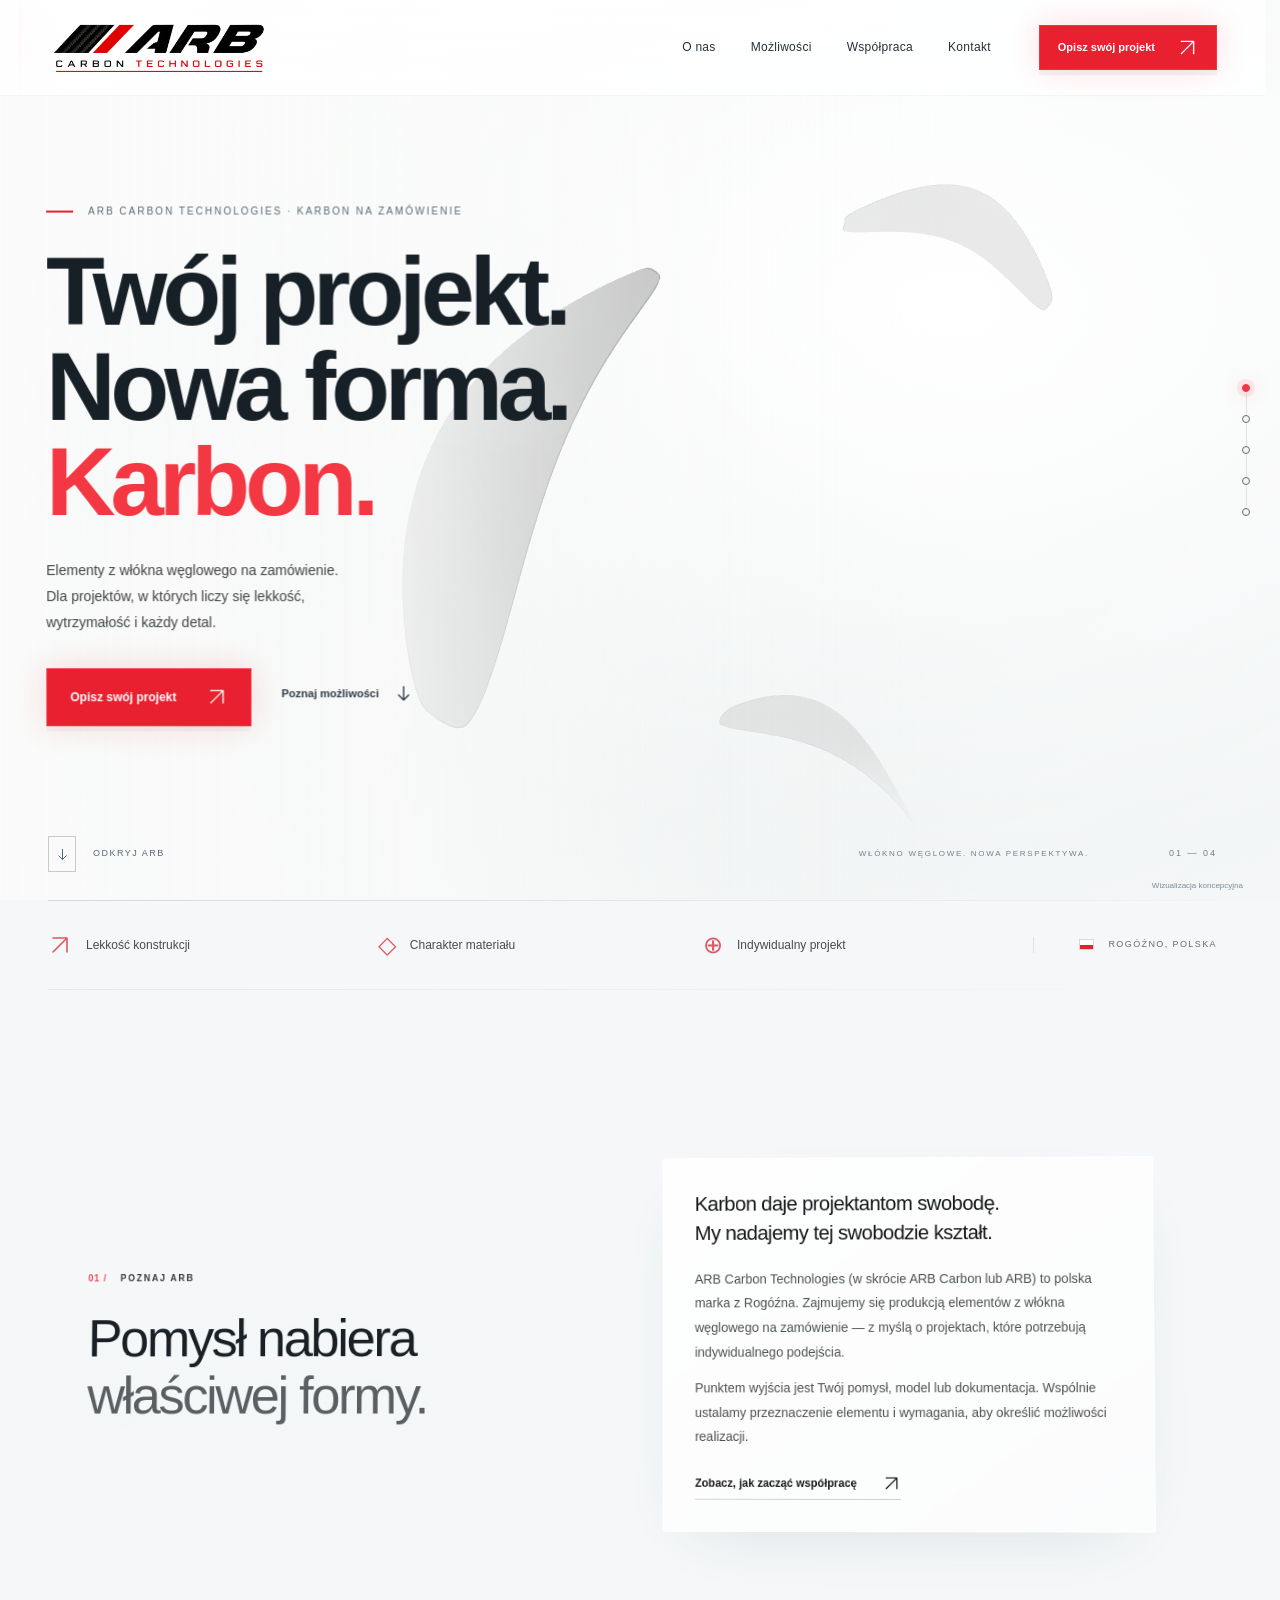
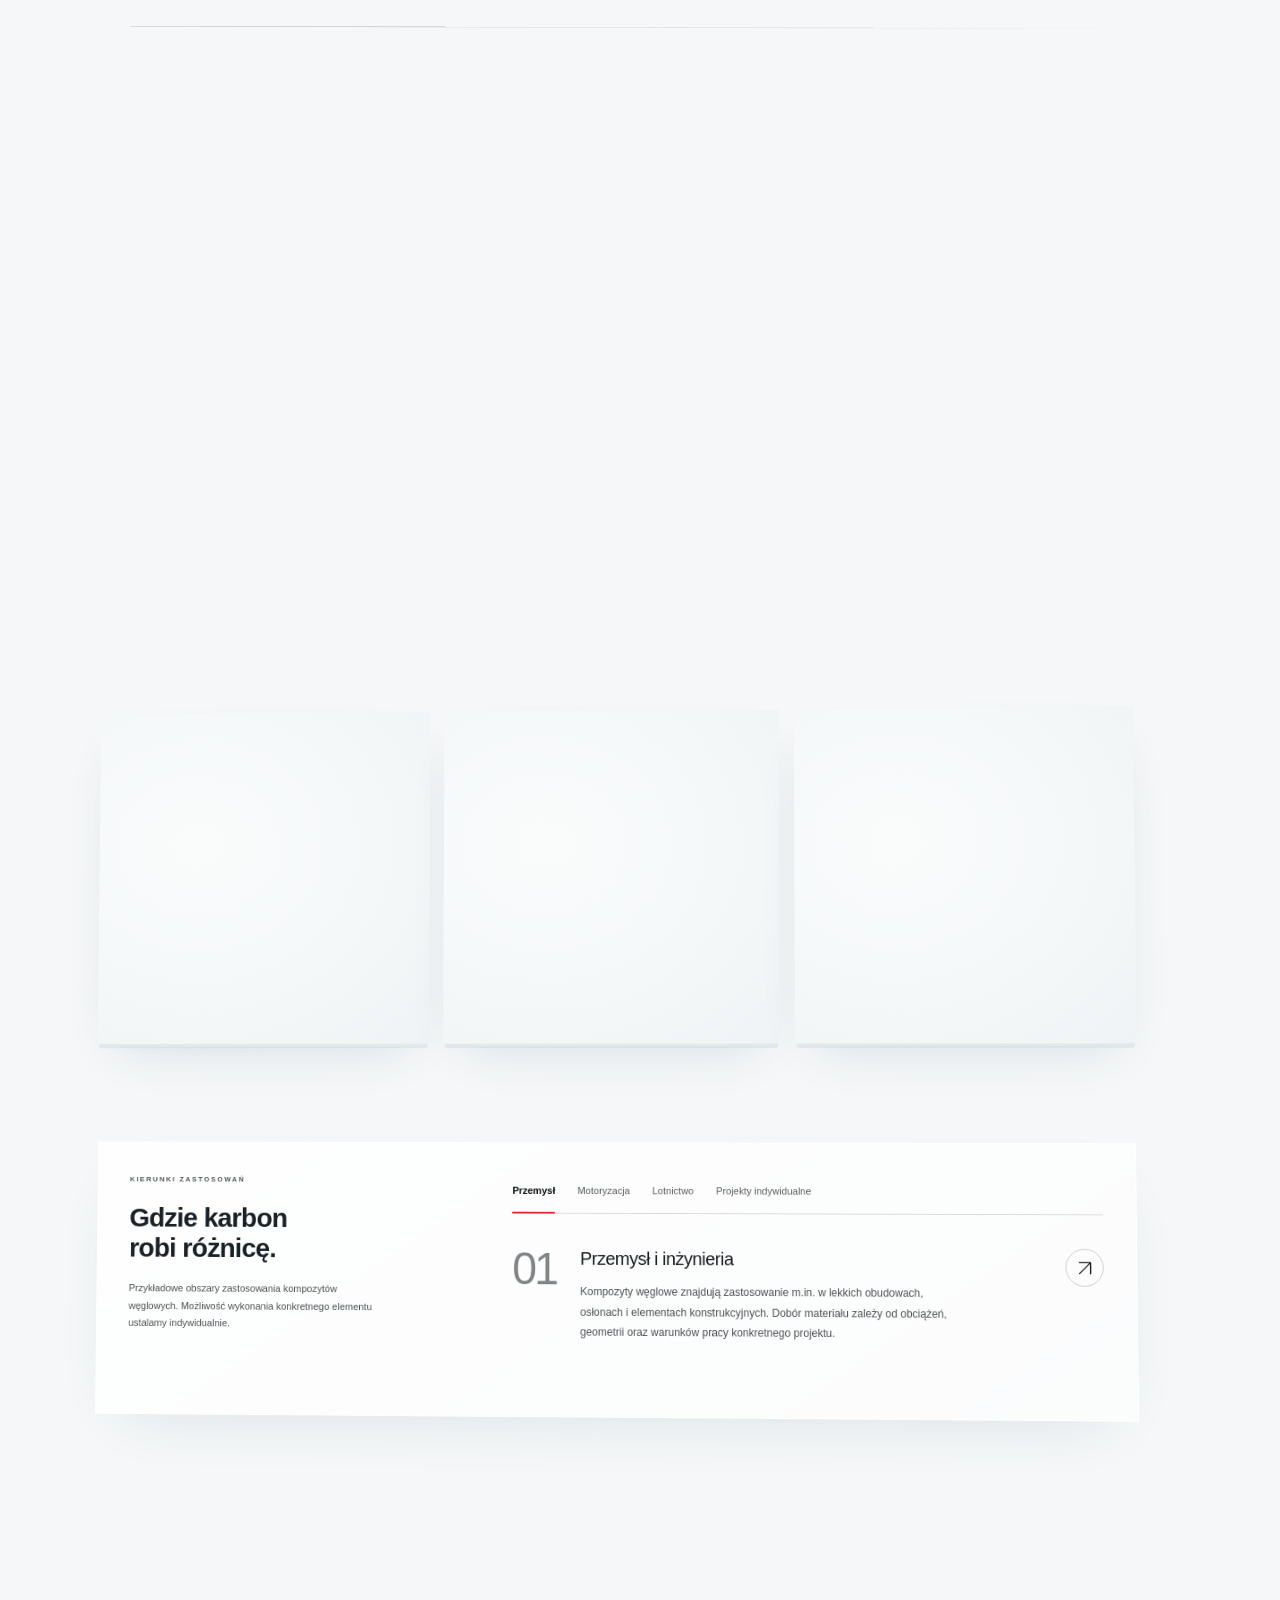
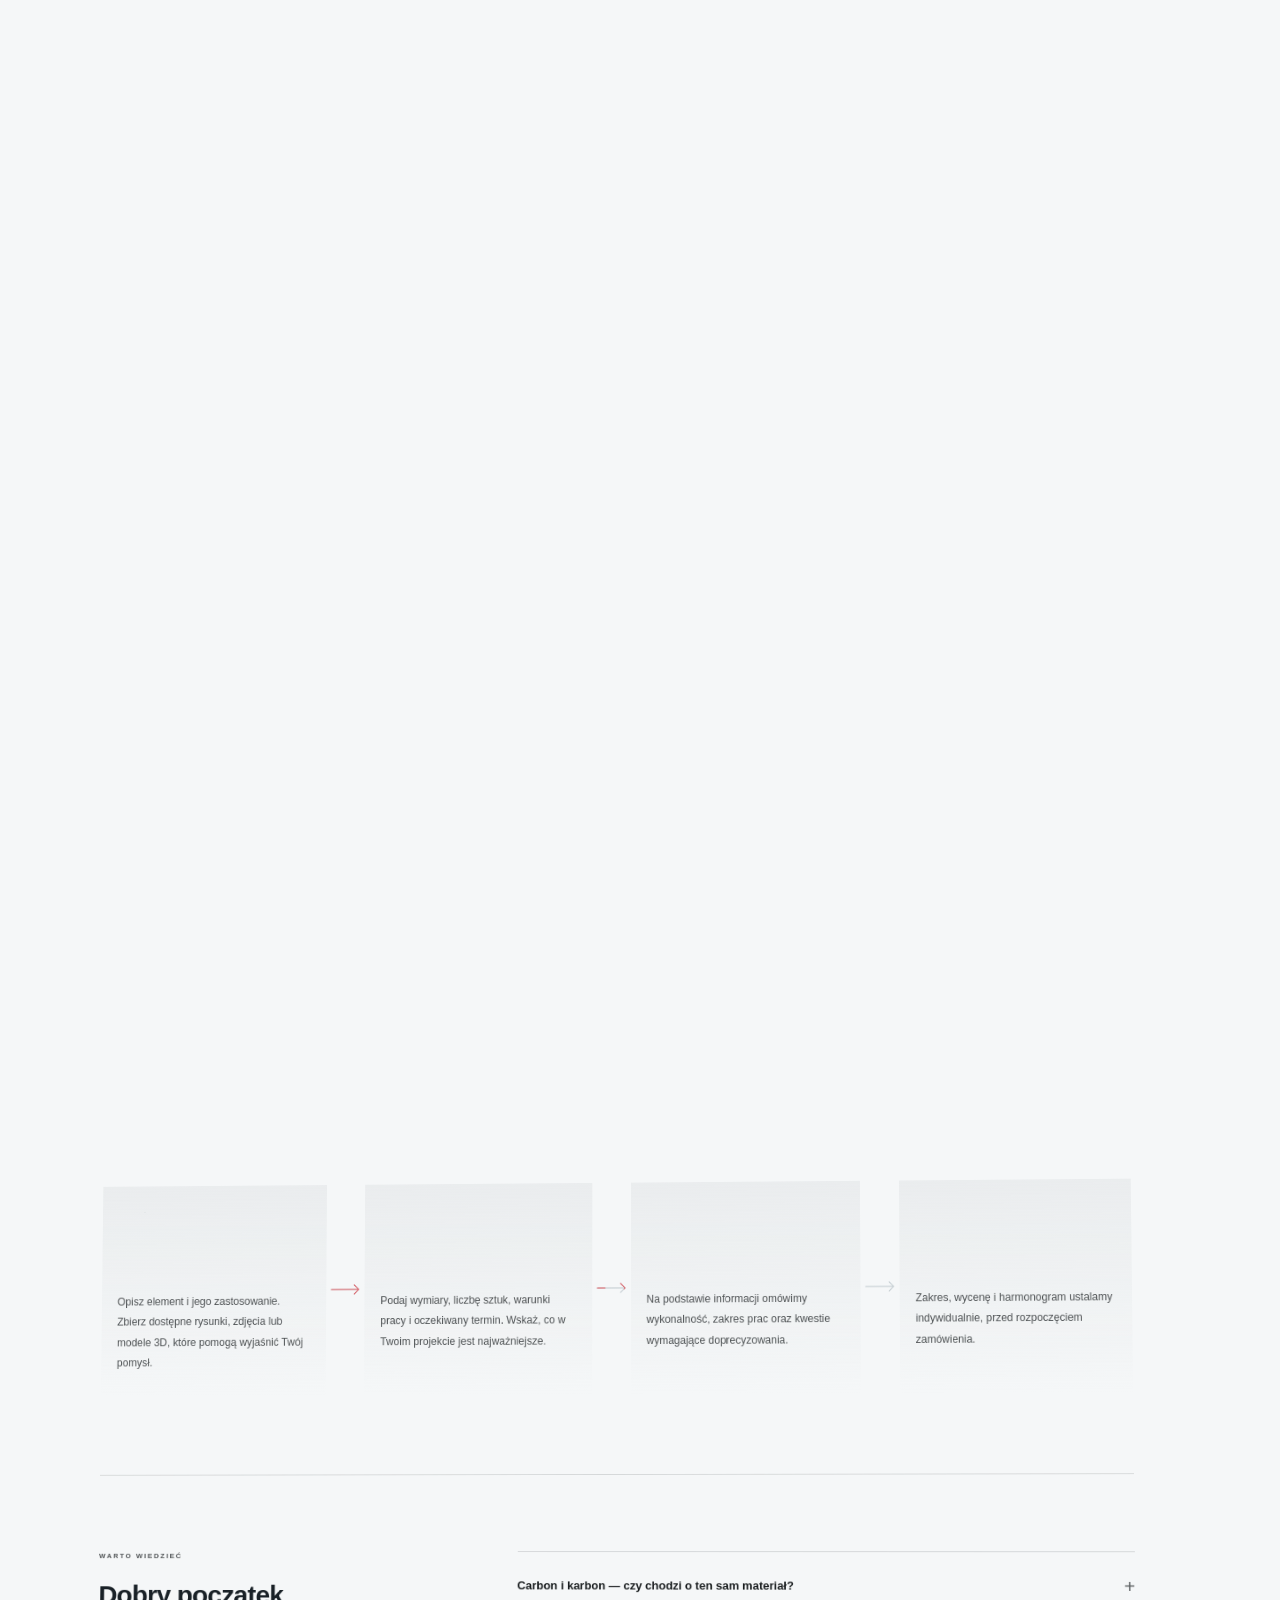
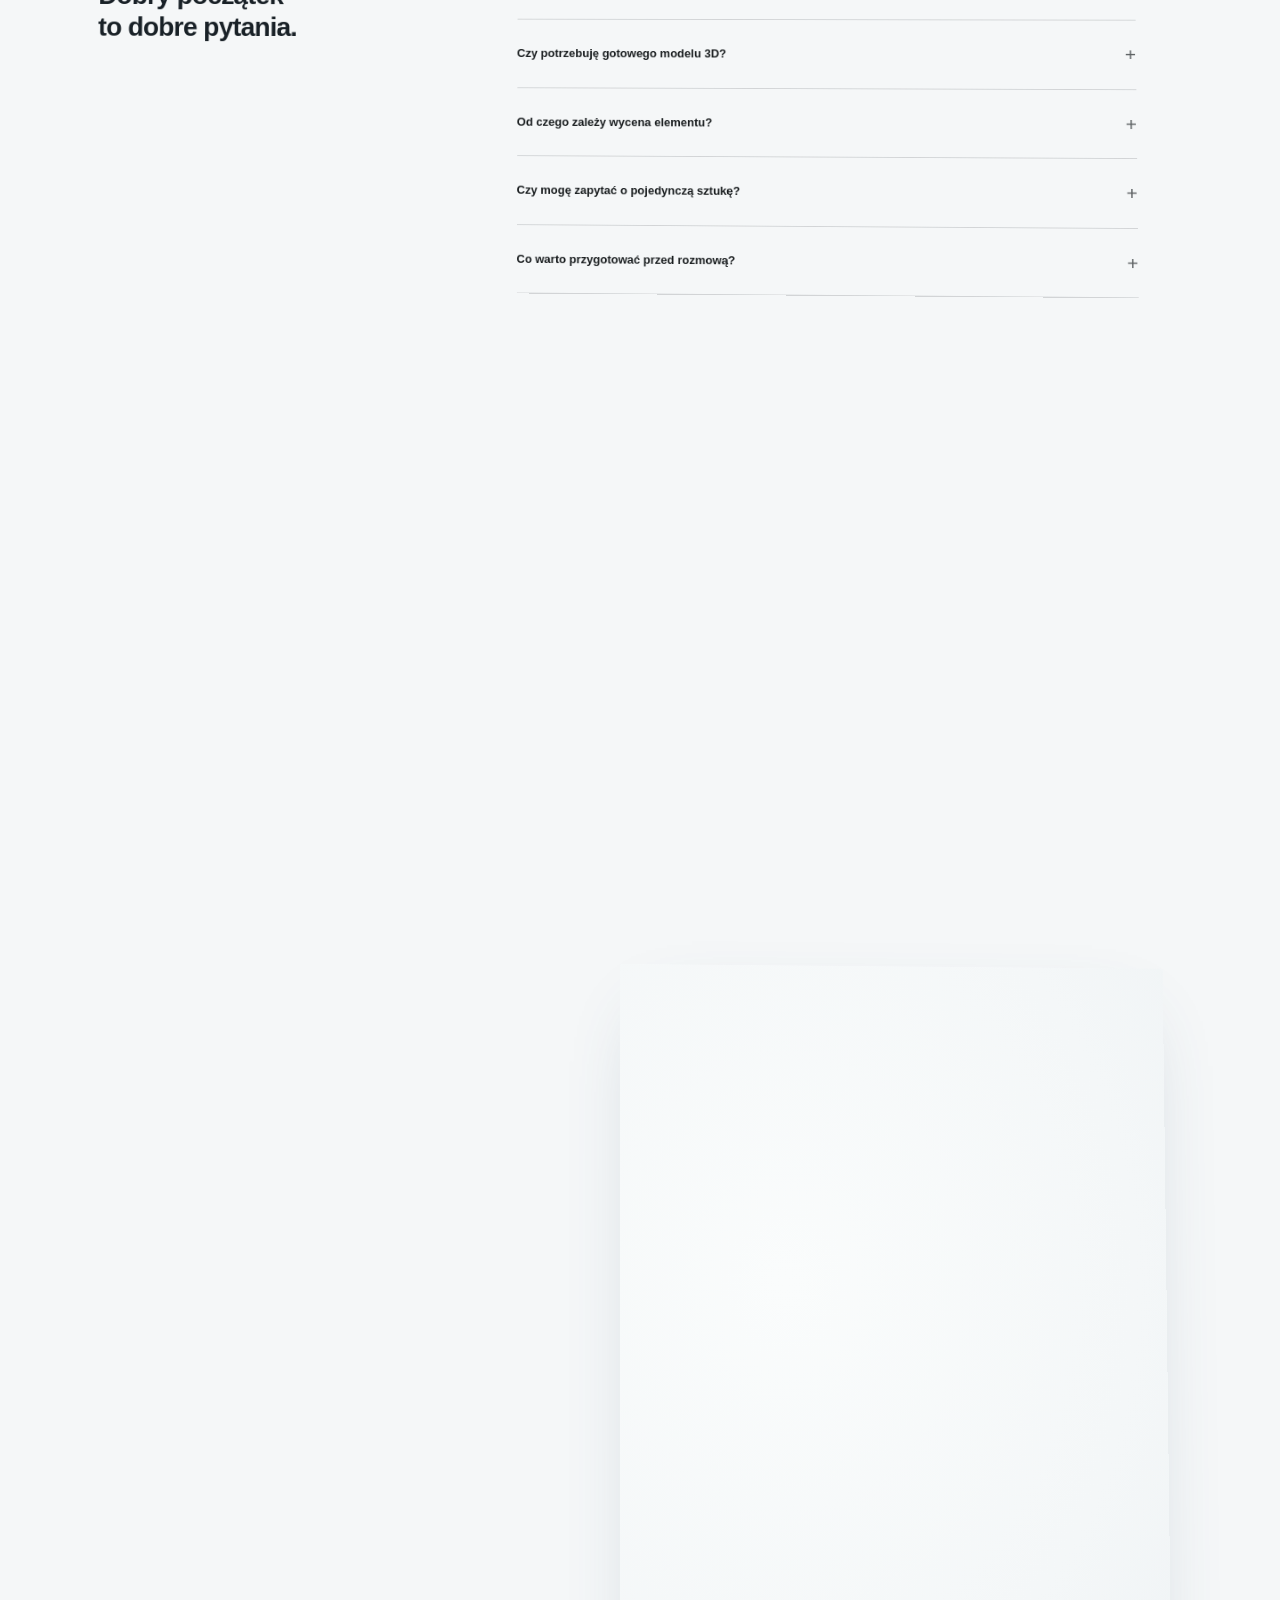
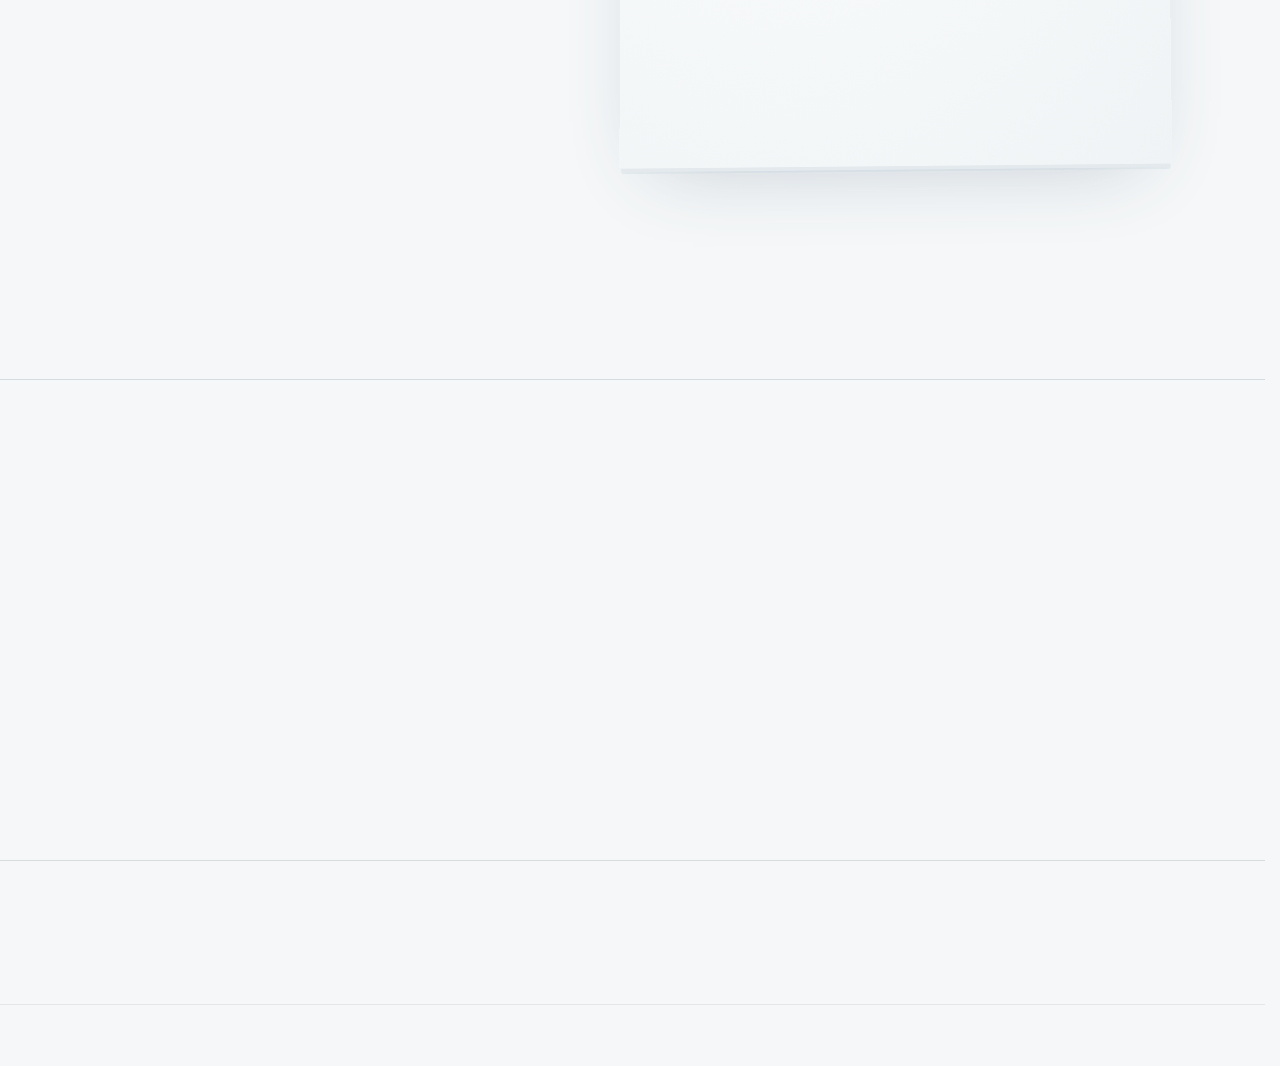
<file: index.html>
<!doctype html>
<html lang="pl" data-company-name="ARB Carbon Technologies sp. z o.o." data-company-street="Rogóźno 16 C" data-company-postcode="86-318" data-company-city="Rogóźno" data-company-country="Polska" data-company-krs="0001253607" data-company-email="kontakt@arbcarbon.pl" data-company-phone="+48664039201">
<head>
  <meta charset="utf-8">
  <meta http-equiv="Content-Security-Policy" content="default-src 'self'; script-src 'self' 'sha256-JtlAI6jmL5VWq82xPhxSK8U9tT5JWuxcZ3Ovqx1WnuI='; script-src-attr 'none'; style-src 'self' 'unsafe-inline'; img-src 'self' data: blob:; font-src 'self'; connect-src 'self'; form-action 'self'; object-src 'none'; frame-src 'none'; base-uri 'none'; worker-src 'none'; media-src 'none'">
  <meta name="viewport" content="width=device-width, initial-scale=1, viewport-fit=cover">
  <meta name="theme-color" content="#f5f7f8">
  <meta name="description" content="ARB Carbon Technologies (ARB Carbon) — produkcja elementów z karbonu i włókna węglowego na zamówienie. Rogóźno, Polska. Omów z nami swój projekt.">
  <meta name="robots" content="index, follow, max-image-preview:large">
  <meta name="referrer" content="no-referrer">
  <meta property="og:site_name" content="ARB Carbon Technologies">
  <meta name="twitter:card" content="summary_large_image">
  <meta property="og:type" content="website">
  <meta property="og:locale" content="pl_PL">
  <meta property="og:title" content="ARB Carbon Technologies | Elementy z karbonu na zamówienie">
  <meta property="og:description" content="ARB Carbon Technologies — elementy z karbonu i włókna węglowego na zamówienie. Poznaj ofertę i omów wymagania swojego projektu.">
  <title>ARB Carbon Technologies | Elementy z karbonu na zamówienie</title>
  <link rel="icon" href="assets/favicon.svg" type="image/svg+xml">
  <link rel="stylesheet" href="styles.css">
  <link rel="stylesheet" href="motion.css">
  <link rel="stylesheet" href="space.css">
  <link rel="stylesheet" href="mist.css">
  <link rel="stylesheet" href="cards.css">
  <link rel="stylesheet" href="enhancements.css">
  <link rel="stylesheet" href="privacy.css">
  <link rel="stylesheet" href="mobile.css">
  <script src="brief-guard.js" defer></script>
  <script src="app.js" defer></script>
  <script src="reviews.js" defer></script>
  <link rel="stylesheet" href="reviews.css">
  <script src="privacy.js" defer></script>
  <script src="motion.js" defer></script>
  <script src="space-flow.js" defer></script>
  <script src="space-scene.js" defer></script>
  <script src="mist.js" defer></script>
  <script type="application/ld+json">{"@context":"https://schema.org","@graph":[{"@type":"Organization","name":"ARB Carbon Technologies","legalName":"ARB CARBON TECHNOLOGIES SPÓŁKA Z OGRANICZONĄ ODPOWIEDZIALNOŚCIĄ","email":"kontakt@arbcarbon.pl","telephone":"+48664039201","taxID":"8762522563","identifier":[{"@type":"PropertyValue","propertyID":"KRS","value":"0001253607"},{"@type":"PropertyValue","propertyID":"REGON","value":"545228505"}],"address":{"@type":"PostalAddress","streetAddress":"Rogóźno 16 C","addressLocality":"Rogóźno","postalCode":"86-318","addressCountry":"PL"},"@id":"https://arbcarbon.pl/#organization","description":"Produkcja elementów z włókna węglowego na zamówienie. ARB Carbon Technologies, Rogóźno, Polska.","alternateName":["ARB Carbon","ARB"],"url":"https://arbcarbon.pl/","logo":"https://arbcarbon.pl/assets/arb-logo.webp"},{"@type":"WebSite","@id":"https://arbcarbon.pl/#website","name":"ARB Carbon Technologies","inLanguage":"pl-PL","publisher":{"@id":"https://arbcarbon.pl/#organization"},"alternateName":["ARB Carbon","ARB"],"url":"https://arbcarbon.pl/"},{"@type":"WebPage","@id":"https://arbcarbon.pl/#webpage","name":"ARB Carbon Technologies | Elementy z karbonu na zamówienie","inLanguage":"pl-PL","isPartOf":{"@id":"https://arbcarbon.pl/#website"},"about":{"@id":"https://arbcarbon.pl/#service"},"url":"https://arbcarbon.pl/"},{"@type":"Service","@id":"https://arbcarbon.pl/#service","name":"Produkcja elementów z karbonu na zamówienie","serviceType":"Produkcja elementów z włókna węglowego na zamówienie","provider":{"@id":"https://arbcarbon.pl/#organization"},"description":"Indywidualny kształt, zastosowanie, wymagania i liczba sztuk. Zakres i możliwość realizacji ustalane indywidualnie."}]}</script>
  <link rel="canonical" href="https://arbcarbon.pl/">
  <meta property="og:url" content="https://arbcarbon.pl/">
  <meta property="og:image" content="https://arbcarbon.pl/assets/carbon-hero.webp">
  <meta property="og:image:alt" content="Koncepcyjna wizualizacja elementu z włókna węglowego">
  <meta name="twitter:image" content="https://arbcarbon.pl/assets/carbon-hero.webp">
  <meta name="twitter:image:alt" content="Koncepcyjna wizualizacja elementu z włókna węglowego">
</head>
<body>
  <div class="space-backdrop" aria-hidden="true"><canvas id="space-canvas"></canvas></div>
  <div class="space-route" aria-hidden="true"></div>
  <a class="skip-link" href="#main">Przejdź do treści</a>
  <header class="site-header" id="site-header">
    <div class="reading-progress" id="reading-progress" aria-hidden="true"></div>
    <div class="header-inner wrap">
      <a class="brand" href="#" aria-label="ARB Carbon Technologies — strona główna"><img src="assets/arb-logo.webp" alt="ARB Carbon Technologies" width="2172" height="724"></a>
      <button class="menu-toggle" id="menu-toggle" type="button" aria-expanded="false" aria-controls="primary-nav" aria-label="Otwórz menu"><span></span><span></span></button>
      <nav class="primary-nav" id="primary-nav" aria-label="Nawigacja główna">
        <a href="#o-nas" data-nav-link>O nas</a>
        <a href="#mozliwosci" data-nav-link>Możliwości</a>
        <a href="#wspolpraca" data-nav-link>Współpraca</a>
        <a href="#kontakt" data-nav-link>Kontakt</a>
        <a class="button button-small header-cta" href="#zapytanie">Opisz swój projekt <span class="arrow-mark" aria-hidden="true"><svg class="ui-arrow" width="20" height="20" viewBox="0 0 24 24" fill="none" stroke="currentColor" stroke-width="1.6" stroke-linecap="round" stroke-linejoin="round" aria-hidden="true" focusable="false"><path d="M5 19 19 5M5 5h14v14"/></svg></span></a>
      </nav>
    </div>
  </header>
  <nav class="flight-nav" aria-label="Podróż przez stronę"><a href="#start" class="is-current" aria-label="Początek" aria-current="location"><span>Początek</span></a><a href="#o-nas" aria-label="O nas"><span>O nas</span></a><a href="#mozliwosci" aria-label="Możliwości"><span>Możliwości</span></a><a href="#wspolpraca" aria-label="Współpraca"><span>Współpraca</span></a><a href="#kontakt" aria-label="Kontakt"><span>Kontakt</span></a></nav>
  <div class="flight-caption" aria-hidden="true">PRZESTRZEŃ KARBONU · <b id="flight-percent">00</b>%</div>
  <main id="main">
    <section class="hero" id="start" aria-labelledby="hero-heading">
      <div class="hero-shade"></div>
      <div class="hero-light" aria-hidden="true"></div>
      <div class="hero-floor" aria-hidden="true"></div>
      <div class="hero-content wrap space-plane">
        <p class="eyebrow light"><span class="red-line"></span> ARB CARBON TECHNOLOGIES · KARBON NA ZAMÓWIENIE</p>
        <h1 id="hero-heading" aria-label="Twój projekt. Nowa forma. Karbon."><span class="hero-line"><span class="hero-word">Twój projekt.</span></span><span class="hero-line"><span class="hero-word">Nowa forma.</span></span><span class="hero-line"><span class="hero-word">Karbon.</span></span></h1>
        <p class="hero-description">Elementy z włókna węglowego na zamówienie.<br class="desktop-break"> Dla projektów, w których liczy się lekkość,<br class="desktop-break"> wytrzymałość i każdy detal.</p>
        <div class="hero-actions"><a class="button" href="#zapytanie">Opisz swój projekt <span class="arrow-mark" aria-hidden="true"><svg class="ui-arrow" width="20" height="20" viewBox="0 0 24 24" fill="none" stroke="currentColor" stroke-width="1.6" stroke-linecap="round" stroke-linejoin="round" aria-hidden="true" focusable="false"><path d="M5 19 19 5M5 5h14v14"/></svg></span></a><a class="text-link light-link" href="#mozliwosci">Poznaj możliwości <span class="arrow-mark" aria-hidden="true"><svg class="ui-arrow" width="20" height="20" viewBox="0 0 24 24" fill="none" stroke="currentColor" stroke-width="1.6" stroke-linecap="round" stroke-linejoin="round" aria-hidden="true" focusable="false"><path d="M12 4v16M6 14l6 6 6-6"/></svg></span></a></div>
      </div>
      <div class="hero-foot wrap"><a href="#o-nas" class="scroll-cue"><span class="arrow-mark" aria-hidden="true"><svg class="ui-arrow" width="20" height="20" viewBox="0 0 24 24" fill="none" stroke="currentColor" stroke-width="1.6" stroke-linecap="round" stroke-linejoin="round" aria-hidden="true" focusable="false"><path d="M12 4v16M6 14l6 6 6-6"/></svg></span> ODKRYJ ARB</a><span class="hero-caption">WŁÓKNO WĘGLOWE. NOWA PERSPEKTYWA.</span><span class="hero-index">01 — 04</span></div>
      <span class="visual-label">Wizualizacja koncepcyjna</span>
    </section>
    <div class="values-strip"><div class="wrap values-inner"><span><i class="arrow-mark" aria-hidden="true"><svg class="ui-arrow" width="20" height="20" viewBox="0 0 24 24" fill="none" stroke="currentColor" stroke-width="1.6" stroke-linecap="round" stroke-linejoin="round" aria-hidden="true" focusable="false"><path d="M5 19 19 5M5 5h14v14"/></svg></i> Lekkość konstrukcji</span><span><i aria-hidden="true">◇</i> Charakter materiału</span><span><i aria-hidden="true">⊕</i> Indywidualny projekt</span><span class="origin"><span class="polish-mark" aria-hidden="true"></span> ROGÓŹNO, POLSKA</span></div></div>

    <section class="section about-section" id="o-nas" aria-labelledby="about-heading">
      <div class="wrap about-grid space-plane">
        <div data-reveal><p class="eyebrow"><span class="section-no">01 /</span> POZNAJ ARB</p><h2 id="about-heading">Pomysł nabiera<br><span class="muted">właściwej formy.</span></h2></div>
        <div class="about-copy" data-reveal><p class="lead">Karbon daje projektantom swobodę.<br>My nadajemy tej swobodzie kształt.</p><p>ARB Carbon Technologies (w skrócie ARB Carbon lub ARB) to polska marka z Rogóźna. Zajmujemy się produkcją elementów z włókna węglowego na zamówienie — z myślą o projektach, które potrzebują indywidualnego podejścia.</p><p>Punktem wyjścia jest Twój pomysł, model lub dokumentacja. Wspólnie ustalamy przeznaczenie elementu i wymagania, aby określić możliwości realizacji.</p><a class="text-link" href="#wspolpraca">Zobacz, jak zacząć współpracę <span class="arrow-mark" aria-hidden="true"><svg class="ui-arrow" width="20" height="20" viewBox="0 0 24 24" fill="none" stroke="currentColor" stroke-width="1.6" stroke-linecap="round" stroke-linejoin="round" aria-hidden="true" focusable="false"><path d="M5 19 19 5M5 5h14v14"/></svg></span></a></div>
      </div>
      <div class="wrap material-note space-plane" data-reveal><div class="material-number" aria-hidden="true">C<span>6</span></div><div><p class="eyebrow">CARBON / WŁÓKNO WĘGLOWE</p><p>Mała masa. Duży potencjał.</p></div><p class="material-description">Karbon, określany także jako carbon, to w naszej ofercie kompozyt z włókna węglowego i żywicy. O właściwościach gotowego elementu decyduje cały projekt: geometria, układ włókien, żywica i sposób wykonania. Dlatego zaczynamy od wymagań.</p></div>
    </section>

    <section class="section capabilities-section" id="mozliwosci" aria-labelledby="capabilities-heading">
      <div class="wrap space-plane"><div class="section-heading" data-reveal><div><p class="eyebrow"><span class="section-no">02 /</span> MOŻLIWOŚCI</p><h2 id="capabilities-heading">Jeden materiał.<br>Wiele kierunków.</h2></div><p>Każdy projekt zaczyna się od innej potrzeby.<br>Porozmawiajmy o tej, która stoi za Twoim.</p></div>
        <div class="capability-cards">
          <a class="capability-card" href="#zapytanie" aria-labelledby="capability-form-heading" data-reveal><div class="card-top"><span class="tiny">01 / FORMA</span><svg class="capability-illustration illustration-form" viewBox="0 0 128 112" fill="none" aria-hidden="true" focusable="false">
  <path class="diagram-guide" d="M36 26V16M94 26V16M30 32H20M30 85H20"/>
  <path class="diagram-accent" d="M36 21H94M36 18V24M94 18V24"/>
  <path class="diagram-guide" d="M25 32V85M22 32H28M22 85H28"/>
  <path class="diagram-face" d="M40 32H90Q94 32 94 36V68L77 85H40Q36 85 36 81V36Q36 32 40 32Z"/>
  <circle class="diagram-hole" cx="49" cy="45" r="5"/>
  <circle class="diagram-hole" cx="79" cy="64" r="5"/>
</svg></div><h3 id="capability-form-heading">Elementy<br>na zamówienie</h3><p>Własny kształt, konkretne zastosowanie, określone wymagania. Punktem wyjścia może być rysunek, model lub opis Twojej koncepcji.</p><span class="card-link">Opowiedz o swoim elemencie <span class="arrow-mark" aria-hidden="true"><svg class="ui-arrow" width="20" height="20" viewBox="0 0 24 24" fill="none" stroke="currentColor" stroke-width="1.6" stroke-linecap="round" stroke-linejoin="round" aria-hidden="true" focusable="false"><path d="M5 19 19 5M5 5h14v14"/></svg></span></span></a>
          <a class="capability-card" href="#zapytanie" aria-labelledby="capability-function-heading" data-reveal><div class="card-top"><span class="tiny">02 / FUNKCJA</span><svg class="capability-illustration illustration-function" viewBox="0 0 128 112" fill="none" aria-hidden="true" focusable="false">
  <path class="diagram-face" d="M24 73C44 40 84 40 104 73L96 79C80 53 48 53 32 79Z"/>
  <path class="diagram-accent" d="M64 19V40M59 35L64 40L69 35"/>
  <path class="diagram-support" d="M28 83L22 93H34ZM100 83L94 93H106Z"/>
  <path class="diagram-guide" d="M18 98H38M90 98H110"/>
</svg></div><h3 id="capability-function-heading">Projekt dopasowany<br>do zastosowania</h3><p>Masa, obciążenia, warunki pracy i wygląd. Wspólnie porządkujemy wymagania, od których zależą możliwości wykonania elementu.</p><span class="card-link">Przedstaw wymagania <span class="arrow-mark" aria-hidden="true"><svg class="ui-arrow" width="20" height="20" viewBox="0 0 24 24" fill="none" stroke="currentColor" stroke-width="1.6" stroke-linecap="round" stroke-linejoin="round" aria-hidden="true" focusable="false"><path d="M5 19 19 5M5 5h14v14"/></svg></span></span></a>
          <a class="capability-card" href="#zapytanie" aria-labelledby="capability-scale-heading" data-reveal><div class="card-top"><span class="tiny">03 / SKALA</span><svg class="capability-illustration illustration-scale" viewBox="0 0 128 112" fill="none" aria-hidden="true" focusable="false"><g transform="translate(15 49)"><rect class="diagram-face" width="28" height="20" rx="3"/><circle class="diagram-hole" cx="7" cy="10" r="2.4"/><circle class="diagram-hole" cx="21" cy="10" r="2.4"/></g><g transform="translate(83 23)"><rect class="diagram-face" width="28" height="20" rx="3"/><circle class="diagram-hole" cx="7" cy="10" r="2.4"/><circle class="diagram-hole" cx="21" cy="10" r="2.4"/></g><g transform="translate(83 49)"><rect class="diagram-face" width="28" height="20" rx="3"/><circle class="diagram-hole" cx="7" cy="10" r="2.4"/><circle class="diagram-hole" cx="21" cy="10" r="2.4"/></g><g transform="translate(83 75)"><rect class="diagram-face" width="28" height="20" rx="3"/><circle class="diagram-hole" cx="7" cy="10" r="2.4"/><circle class="diagram-hole" cx="21" cy="10" r="2.4"/></g>
  <path class="diagram-accent" d="M51 59H70M65 54L70 59L65 64"/>
</svg></div><h3 id="capability-scale-heading">Zakres ustalany<br>indywidualnie</h3><p>Potrzebujesz pojedynczego elementu czy planujesz serię? Podaj liczbę sztuk i oczekiwany termin, aby omówić zakres oraz wycenę.</p><span class="card-link">Przygotuj założenia <span class="arrow-mark" aria-hidden="true"><svg class="ui-arrow" width="20" height="20" viewBox="0 0 24 24" fill="none" stroke="currentColor" stroke-width="1.6" stroke-linecap="round" stroke-linejoin="round" aria-hidden="true" focusable="false"><path d="M5 19 19 5M5 5h14v14"/></svg></span></span></a>
        </div>
        <div class="applications" data-reveal><div class="application-intro"><p class="eyebrow">KIERUNKI ZASTOSOWAŃ</p><h3>Gdzie karbon<br> robi różnicę.</h3><p>Przykładowe obszary zastosowania kompozytów węglowych. Możliwość wykonania konkretnego elementu ustalamy indywidualnie.</p></div><div class="application-selector"><div class="sector-tabs" role="tablist" aria-label="Obszary zastosowań" hidden><button id="tab-przemysl" role="tab" type="button" data-sector="przemysl" aria-controls="sector-przemysl" aria-selected="true" tabindex="0">Przemysł</button><button id="tab-motoryzacja" role="tab" type="button" data-sector="motoryzacja" aria-controls="sector-motoryzacja" aria-selected="false" tabindex="-1">Motoryzacja</button><button id="tab-lotnictwo" role="tab" type="button" data-sector="lotnictwo" aria-controls="sector-lotnictwo" aria-selected="false" tabindex="-1">Lotnictwo</button><button id="tab-projekty" role="tab" type="button" data-sector="projekty" aria-controls="sector-projekty" aria-selected="false" tabindex="-1">Projekty indywidualne</button></div><section class="sector-panel" id="sector-przemysl" data-sector-panel="przemysl" aria-labelledby="sector-title-przemysl" tabindex="0"><span class="sector-number" aria-hidden="true">01</span><div><h4 id="sector-title-przemysl">Przemysł i inżynieria</h4><p>Kompozyty węglowe znajdują zastosowanie m.in. w lekkich obudowach, osłonach i elementach konstrukcyjnych. Dobór materiału zależy od obciążeń, geometrii oraz warunków pracy konkretnego projektu.</p></div><a href="#zapytanie" class="round-link" data-project-sector="Przemysł" aria-label="Przygotuj opis projektu: Przemysł"><span class="sector-link-label">Opisz projekt</span><span class="arrow-mark" aria-hidden="true"><svg class="ui-arrow" width="20" height="20" viewBox="0 0 24 24" fill="none" stroke="currentColor" stroke-width="1.6" stroke-linecap="round" stroke-linejoin="round" aria-hidden="true" focusable="false"><path d="M5 19 19 5M5 5h14v14"/></svg></span></a></section>
<section class="sector-panel" id="sector-motoryzacja" data-sector-panel="motoryzacja" aria-labelledby="sector-title-motoryzacja" tabindex="0"><span class="sector-number" aria-hidden="true">02</span><div><h4 id="sector-title-motoryzacja">Motoryzacja i motorsport</h4><p>Niska masa i charakterystyczna powierzchnia włókna węglowego sprawiają, że materiał jest wykorzystywany m.in. w elementach nadwozia, detalach wnętrza i komponentach sportowych. Zakres realizacji wymaga indywidualnego uzgodnienia.</p></div><a href="#zapytanie" class="round-link" data-project-sector="Motoryzacja" aria-label="Przygotuj opis projektu: Motoryzacja"><span class="sector-link-label">Opisz projekt</span><span class="arrow-mark" aria-hidden="true"><svg class="ui-arrow" width="20" height="20" viewBox="0 0 24 24" fill="none" stroke="currentColor" stroke-width="1.6" stroke-linecap="round" stroke-linejoin="round" aria-hidden="true" focusable="false"><path d="M5 19 19 5M5 5h14v14"/></svg></span></a></section>
<section class="sector-panel" id="sector-lotnictwo" data-sector-panel="lotnictwo" aria-labelledby="sector-title-lotnictwo" tabindex="0"><span class="sector-number" aria-hidden="true">03</span><div><h4 id="sector-title-lotnictwo">Lotnictwo i lekkie konstrukcje</h4><p>Kompozyty węglowe są stosowane w konstrukcjach, w których liczy się relacja sztywności do masy. Zastosowania lotnicze wymagają odrębnej weryfikacji technicznej i odpowiednich dopuszczeń dla konkretnego elementu.</p></div><a href="#zapytanie" class="round-link" data-project-sector="Lotnictwo" aria-label="Przygotuj opis projektu: Lotnictwo"><span class="sector-link-label">Opisz projekt</span><span class="arrow-mark" aria-hidden="true"><svg class="ui-arrow" width="20" height="20" viewBox="0 0 24 24" fill="none" stroke="currentColor" stroke-width="1.6" stroke-linecap="round" stroke-linejoin="round" aria-hidden="true" focusable="false"><path d="M5 19 19 5M5 5h14v14"/></svg></span></a></section>
<section class="sector-panel" id="sector-projekty" data-sector-panel="projekty" aria-labelledby="sector-title-projekty" tabindex="0"><span class="sector-number" aria-hidden="true">04</span><div><h4 id="sector-title-projekty">Projekty indywidualne</h4><p>Punktem wyjścia do rozmowy może być rysunek, model lub opis potrzeb. Geometria, oczekiwane właściwości, wykończenie i liczba sztuk pomagają ustalić, czy kompozyt węglowy odpowiada założeniom projektu.</p></div><a href="#zapytanie" class="round-link" data-project-sector="Projekt indywidualny" aria-label="Przygotuj opis projektu: Projekty indywidualne"><span class="sector-link-label">Opisz projekt</span><span class="arrow-mark" aria-hidden="true"><svg class="ui-arrow" width="20" height="20" viewBox="0 0 24 24" fill="none" stroke="currentColor" stroke-width="1.6" stroke-linecap="round" stroke-linejoin="round" aria-hidden="true" focusable="false"><path d="M5 19 19 5M5 5h14v14"/></svg></span></a></section></div></div>
      </div>
    </section>

    <section class="material-feature" aria-labelledby="material-heading"><div class="material-feature-image" role="img" aria-label="Detal koncepcyjnej powierzchni kompozytu węglowego"></div><div class="material-feature-shade"></div>
      <div class="laminate-scene" aria-hidden="true"><div class="laminate-orbit"></div><div class="laminate-shadow"></div><div class="laminate-axis"></div><div class="laminate-object"><span class="laminate-layer" style="--depth-index:0"></span><span class="laminate-layer" style="--depth-index:1"></span><span class="laminate-layer" style="--depth-index:2"></span><span class="laminate-layer" style="--depth-index:3"></span></div></div><div class="wrap material-feature-inner space-plane" data-reveal><p class="eyebrow light"><span class="red-line"></span> WIĘCEJ NIŻ CHARAKTERYSTYCZNY SPLOT</p><h2 id="material-heading">Mniej masy.<br>Więcej <em>możliwości.</em></h2><p>Włókno węglowe łączy charakterystyczną estetykę<br class="desktop-break"> z potencjałem lekkiej, sztywnej konstrukcji.<br class="desktop-break"> Dobry element zaczyna się od dobrego projektu.</p><a href="#zapytanie" class="text-link light-link">Nadaj kształt swojemu pomysłowi <span class="arrow-mark" aria-hidden="true"><svg class="ui-arrow" width="20" height="20" viewBox="0 0 24 24" fill="none" stroke="currentColor" stroke-width="1.6" stroke-linecap="round" stroke-linejoin="round" aria-hidden="true" focusable="false"><path d="M5 19 19 5M5 5h14v14"/></svg></span></a></div><span class="visual-label">Wizualizacja koncepcyjna</span></section>

    <section class="section process-section" id="wspolpraca" aria-labelledby="process-heading"><div class="wrap space-plane"><div class="section-heading" data-reveal><div><p class="eyebrow"><span class="section-no">03 /</span> WSPÓŁPRACA</p><h2 id="process-heading">Od pierwszej rozmowy<br>do konkretów.</h2></div><p>Jasne założenia to dobry początek.<br>Tak przygotujesz zapytanie o realizację.</p></div><div class="process-grid" role="list" aria-label="Cztery etapy współpracy"><article class="process-step" role="listitem" data-reveal><div class="step"><span>01</span></div><h3>Pokaż pomysł</h3><p>Opisz element i jego zastosowanie. Zbierz dostępne rysunki, zdjęcia lub modele 3D, które pomogą wyjaśnić Twój pomysł.</p><span class="process-connector" aria-hidden="true" style="--flow-step:0"><svg viewBox="0 0 40 16" focusable="false"><path class="process-connector__track" d="M1 8H38M32 2L38 8L32 14"/><path class="process-connector__flow" pathLength="1" d="M1 8H38M32 2L38 8L32 14"/></svg></span></article><article class="process-step" role="listitem" data-reveal><div class="step"><span>02</span></div><h3>Określ wymagania</h3><p>Podaj wymiary, liczbę sztuk, warunki pracy i oczekiwany termin. Wskaż, co w Twoim projekcie jest najważniejsze.</p><span class="process-connector" aria-hidden="true" style="--flow-step:1"><svg viewBox="0 0 40 16" focusable="false"><path class="process-connector__track" d="M1 8H38M32 2L38 8L32 14"/><path class="process-connector__flow" pathLength="1" d="M1 8H38M32 2L38 8L32 14"/></svg></span></article><article class="process-step" role="listitem" data-reveal><div class="step"><span>03</span></div><h3>Ustalmy możliwości</h3><p>Na podstawie informacji omówimy wykonalność, zakres prac oraz kwestie wymagające doprecyzowania.</p><span class="process-connector" aria-hidden="true" style="--flow-step:2"><svg viewBox="0 0 40 16" focusable="false"><path class="process-connector__track" d="M1 8H38M32 2L38 8L32 14"/><path class="process-connector__flow" pathLength="1" d="M1 8H38M32 2L38 8L32 14"/></svg></span></article><article class="process-step" role="listitem" data-reveal><div class="step"><span>04</span></div><h3>Uzgodnijmy realizację</h3><p>Zakres, wycenę i harmonogram ustalamy indywidualnie, przed rozpoczęciem zamówienia.</p></article></div>
      <div class="faq-block" data-reveal><div><p class="eyebrow">WARTO WIEDZIEĆ</p><h3>Dobry początek<br> to dobre pytania.</h3></div><div class="faq-list"><details><summary>Carbon i karbon — czy chodzi o ten sam materiał?<span aria-hidden="true">+</span></summary><p>W opisach elementów kompozytowych nazwy carbon i karbon odnoszą się do materiału z włókna węglowego i żywicy. W ARB Carbon Technologies ustalamy wymagania konkretnego elementu: jego geometrię, obciążenia, warunki pracy i wykończenie.</p></details><details><summary>Czy potrzebuję gotowego modelu 3D?<span aria-hidden="true">+</span></summary><p>Nie musisz go mieć, aby rozpocząć rozmowę. Prześlij opis zastosowania, orientacyjne wymiary oraz dostępne szkice lub zdjęcia. Zakres potrzebnej dokumentacji ustalimy dla konkretnego projektu.</p></details><details><summary>Od czego zależy wycena elementu?<span aria-hidden="true">+</span></summary><p>Przede wszystkim od geometrii, wymagań materiałowych, oprzyrządowania, wykończenia i liczby sztuk. Bez poznania projektu nie podajemy uniwersalnej ceny.</p></details><details><summary>Czy mogę zapytać o pojedynczą sztukę?<span aria-hidden="true">+</span></summary><p>Tak. W zapytaniu określ potrzebną liczbę sztuk. Możliwość wykonania oraz opłacalność pojedynczego elementu zależą od projektu i potrzebnego oprzyrządowania.</p></details><details><summary>Co warto przygotować przed rozmową?<span aria-hidden="true">+</span></summary><p>Zbierz rysunki, wymiary, model 3D lub zdjęcia referencyjne. W formularzu poniżej możesz opisać założenia i przesłać je do ARB wraz z danymi kontaktowymi.</p></details></div></div>
    </div></section>

    <section class="contact-section section" id="kontakt" aria-labelledby="contact-heading"><div class="wrap space-plane"><div class="contact-heading" data-reveal><p class="eyebrow"><span class="section-no">04 /</span> KONTAKT</p><h2 id="contact-heading">Masz projekt?<br><span class="muted">Nadajmy mu formę.</span></h2></div><div class="contact-grid"><div class="contact-information" data-reveal><p class="lead">Opowiedz nam, czego potrzebujesz.<br>Od tego zaczyna się współpraca.</p><div class="contact-item"><span class="tiny">E-MAIL</span><a class="contact-email" href="mailto:kontakt@arbcarbon.pl">kontakt@arbcarbon.pl</a></div><div class="contact-item"><span class="tiny">TELEFON</span><a class="contact-phone" href="tel:+48664039201">+48 664 039 201</a></div><div class="contact-item"><span class="tiny">SIEDZIBA FIRMY</span><p>ARB Carbon Technologies sp. z o.o.<br>Rogóźno 16 C<br>86-318 Rogóźno, Polska</p><a class="text-link" href="https://www.google.com/maps/search/?api=1&amp;query=Rog%C3%B3%C5%BAno%2016C%2086-318%20Polska" target="_blank" rel="noopener noreferrer">Zobacz na mapie <span class="arrow-mark" aria-hidden="true"><svg class="ui-arrow" width="20" height="20" viewBox="0 0 24 24" fill="none" stroke="currentColor" stroke-width="1.6" stroke-linecap="round" stroke-linejoin="round" aria-hidden="true" focusable="false"><path d="M5 19 19 5M5 5h14v14"/></svg></span></a></div><div class="company-mini"><span>NIP <strong>8762522563</strong></span><span>KRS <strong>0001253607</strong></span></div><div class="contact-tools"><button type="button" class="small-action" data-open-company>Dane rejestrowe <span class="arrow-mark" aria-hidden="true"><svg class="ui-arrow" width="20" height="20" viewBox="0 0 24 24" fill="none" stroke="currentColor" stroke-width="1.6" stroke-linecap="round" stroke-linejoin="round" aria-hidden="true" focusable="false"><path d="M5 19 19 5M5 5h14v14"/></svg></span></button><button type="button" class="small-action" data-download-vcard>Zapisz kontakt <span class="arrow-mark" aria-hidden="true"><svg class="ui-arrow" width="20" height="20" viewBox="0 0 24 24" fill="none" stroke="currentColor" stroke-width="1.6" stroke-linecap="round" stroke-linejoin="round" aria-hidden="true" focusable="false"><path d="M12 4v16M6 14l6 6 6-6"/></svg></span></button></div><div class="location-art" aria-hidden="true"><div class="location-cross"></div><span>ROGÓŹNO</span><small>KUJAWSKO-POMORSKIE / PL</small></div></div>
      <form class="project-form" id="project-form" action="inquiry.php" method="post" autocomplete="off" aria-labelledby="brief-heading" data-reveal><fieldset id="brief-fields" disabled><div id="zapytanie" class="form-heading"><span class="tiny">TWÓJ PROJEKT ZACZYNA SIĘ TUTAJ</span><h3 id="brief-heading">Wyślij zapytanie.</h3><p>Opisz projekt i zostaw dane kontaktowe. Otrzymamy Twoje zapytanie e-mailem. Pola z * są wymagane.</p></div><div class="form-row"><label for="name">Nazwa projektu *<input id="name" name="name" enterkeyhint="next" placeholder="Np. obudowa urządzenia" required maxlength="100"></label><label for="quantity">Planowana liczba sztuk *<input id="quantity" name="quantity" enterkeyhint="next" type="number" min="1" max="100000" step="1" inputmode="numeric" placeholder="Np. 10" required></label></div><div class="form-row"><label for="company">Firma <span class="optional">(opcjonalnie)</span><input id="company" name="company" enterkeyhint="next" autocomplete="off" placeholder="Nazwa Twojej firmy" maxlength="120"></label><label for="sector">Obszar projektu<select id="sector" name="sector"><option value="Projekt indywidualny">Projekt indywidualny</option><option value="Przemysł">Przemysł</option><option value="Motoryzacja">Motoryzacja</option><option value="Lotnictwo">Lotnictwo</option><option value="Inne zastosowanie">Inne zastosowanie</option></select></label></div><div class="form-row"><label for="contactName">Imię i nazwisko *<input id="contactName" name="contactName" autocomplete="name" maxlength="120" required></label><label for="email">Adres e-mail *<input id="email" name="email" type="email" autocomplete="email" maxlength="254" required></label></div><label for="phone">Numer telefonu *<input id="phone" name="phone" type="tel" autocomplete="tel" maxlength="32" placeholder="Np. +48 600 000 000" required></label><div class="inquiry-trap" aria-hidden="true"><label for="website">Pozostaw puste<input id="website" name="website" tabindex="-1" autocomplete="off"></label></div><label for="message">Opowiedz o projekcie *<textarea id="message" aria-describedby="message-help message-count" name="message" rows="5" minlength="20" maxlength="2500" required placeholder="Jaki element chcesz wykonać? Podaj orientacyjne wymiary, liczbę sztuk i oczekiwany termin."></textarea></label><div class="textarea-note"><span id="message-help">Minimum 20 znaków. Wpisz tylko informacje potrzebne do opisania projektu.</span><span id="message-count">0 / 2500</span></div><p class="brief-privacy">Dane kontaktowe i opis projektu przekażemy ARB Carbon Technologies w celu odpowiedzi na zapytanie. <a class="inline-button" href="polityka-prywatnosci.html" data-privacy-link>Polityka prywatności</a>.</p><button class="button form-button" type="submit" id="prepare-inquiry">Wyślij zapytanie <span class="arrow-mark" aria-hidden="true"><svg class="ui-arrow" width="20" height="20" viewBox="0 0 24 24" fill="none" stroke="currentColor" stroke-width="1.6" stroke-linecap="round" stroke-linejoin="round" aria-hidden="true" focusable="false"><path d="M5 19 19 5M5 5h14v14"/></svg></span></button><button class="small-action clear-brief" type="reset">Wyczyść formularz</button><p class="form-explanation">Zapytanie trafi na kontakt@arbcarbon.pl. Wysłanie formularza nie jest złożeniem zamówienia.</p><p class="form-status" id="form-status" role="status" aria-live="polite"></p></fieldset><noscript><p>Wysyłanie formularza wymaga JavaScript. Napisz na kontakt@arbcarbon.pl lub zadzwoń pod +48 664 039 201.</p></noscript></form></div></div></section>
    <section class="reviews-section" id="opinie" aria-labelledby="reviews-heading">
      <div class="wrap">
        <div class="reviews-heading"><div><p class="eyebrow"><span class="section-no">05 /</span> OPINIE KLIENTÓW</p><h2 id="reviews-heading">Wasze opinie.<br><span class="muted">Nasza motywacja.</span></h2></div></div>
        <p class="reviews-empty" data-reviews-status role="status">Opinie pojawią się tutaj po połączeniu z profilem firmy w Google.</p>
        <div class="reviews-grid" data-reviews-grid hidden></div>
        <noscript><p class="reviews-intro">Do wyświetlania opinii potrzebna jest obsługa JavaScript.</p></noscript>
      </div>
    </section>
  </main>
  <footer class="footer"><div class="wrap footer-main"><a class="footer-brand" href="#" aria-label="ARB Carbon Technologies — na górę strony"><img src="assets/arb-logo.webp" width="2172" height="724" alt="ARB Carbon Technologies"></a><p>Twój projekt. Nowa forma. Karbon.</p><a class="back-top" href="#" aria-label="Wróć na górę strony"><span class="arrow-mark" aria-hidden="true"><svg class="ui-arrow" width="20" height="20" viewBox="0 0 24 24" fill="none" stroke="currentColor" stroke-width="1.6" stroke-linecap="round" stroke-linejoin="round" aria-hidden="true" focusable="false"><path d="M12 20V4M6 10l6-6 6 6"/></svg></span></a></div><div class="wrap footer-bottom"><p>© <span data-current-year>2026</span> ARB Carbon Technologies sp. z o.o.</p><div><a href="polityka-prywatnosci.html" data-privacy-link>Polityka prywatności</a><button type="button" data-open-company>Dane firmy i źródła</button><span>Made of possibilities.</span></div></div></footer>
  <dialog id="company-dialog" class="dialog" aria-labelledby="company-dialog-heading"><button class="dialog-close" type="button" data-close-dialog aria-label="Zamknij dane firmy">×</button><p class="eyebrow">DANE FIRMY</p><h2 id="company-dialog-heading">ARB Carbon Technologies</h2><p>ARB CARBON TECHNOLOGIES SPÓŁKA Z OGRANICZONĄ ODPOWIEDZIALNOŚCIĄ</p><dl class="company-details"><div><dt>Adres siedziby</dt><dd>Rogóźno 16 C, 86-318 Rogóźno, Polska</dd></div><div><dt>E-mail</dt><dd><a href="mailto:kontakt@arbcarbon.pl">kontakt@arbcarbon.pl</a></dd></div><div><dt>Telefon</dt><dd><a href="tel:+48664039201">+48 664 039 201</a></dd></div><div><dt>KRS</dt><dd>0001253607</dd></div><div><dt>NIP</dt><dd>8762522563</dd></div><div><dt>REGON</dt><dd>545228505</dd></div><div><dt>Rejestracja</dt><dd>10 lipca 2026 r.</dd></div><div><dt>Kapitał zakładowy</dt><dd>5 000 zł</dd></div></dl><h3>Źródła danych</h3><p>Dane rejestrowe sprawdzono 7 września 2026 r. w publicznych bazach <a href="https://rejestr.io/krs/1253607/arb-carbon-technologies" target="_blank" rel="noopener noreferrer">Rejestr.io</a> i <a href="https://monitorfirm.pb.pl/firma/arb-carbon-technologies/osoba-prawna/" target="_blank" rel="noopener noreferrer">MonitorFirm</a>. Profil oferty oparto na informacji przekazanej przez markę.</p><p class="dialog-note">Grafiki kompozytu są autorskimi wizualizacjami koncepcyjnymi. Nie przedstawiają dokumentacji zrealizowanych zamówień.</p></dialog>

  <dialog id="privacy-sheet" aria-labelledby="privacy-sheet-title">
    <header class="privacy-sheet__header"><div><p class="eyebrow">ARB CARBON TECHNOLOGIES / PRYWATNOŚĆ</p><h2 id="privacy-sheet-title">Twoje dane. Jasne zasady.</h2></div><button type="button" class="privacy-sheet__close" data-close-privacy aria-label="Zamknij politykę prywatności">×</button></header>
    <div class="privacy-sheet__body"><!-- privacy-content:start -->
<p class="legal-date">Aktualizacja: <time datetime="2026-10-03">3 października 2026 r.</time></p>
    <p>Ta informacja opisuje działanie strony i formularza zapytania. Po wysłaniu formularza dane kontaktowe oraz opis projektu trafiają do ARB Carbon Technologies.</p>
    <nav class="legal-toc" aria-label="Spis treści polityki"><p>W tym dokumencie</p><ol><li><a href="#sheet-podmiot">Podmiot prowadzący stronę</a></li><li><a href="#sheet-opis">Zapytania przez formularz</a></li><li><a href="#sheet-cookies">Cookies, hosting i zasoby strony</a></li><li><a href="#sheet-linki">Serwisy zewnętrzne</a></li><li><a href="#sheet-prawa">Twoje prawa</a></li><li><a href="#sheet-zmiany">Zmiany polityki</a></li></ol></nav>
    <section id="sheet-podmiot"><h3>Podmiot prowadzący stronę</h3><p>Stronę prowadzi ARB Carbon Technologies sp. z o.o., Rogóźno 16 C, 86-318 Rogóźno, Polska, KRS 0001253607, NIP 8762522563. W sprawach prywatności możesz skontaktować się z firmą pod adresem e-mail <a href="mailto:kontakt@arbcarbon.pl">kontakt@arbcarbon.pl</a> lub pisemnie pod adresem siedziby.</p></section>
    <section id="sheet-opis"><h3>Zapytania przez formularz</h3><p>Formularz przesyła imię i nazwisko, adres e-mail, numer telefonu, opcjonalną nazwę firmy oraz dane projektu na kontakt@arbcarbon.pl. Dane służą do obsługi zapytania i udzielenia odpowiedzi. Podanie danych jest dobrowolne, ale wymagane pola są potrzebne do wysłania formularza.</p><p>Podstawą przetwarzania jest podjęcie działań na Twoje żądanie przed zawarciem umowy (art. 6 ust. 1 lit. b RODO) lub prawnie uzasadniony interes administratora polegający na obsłudze korespondencji firmowej (art. 6 ust. 1 lit. f RODO). Wiadomości przechowujemy przez czas obsługi sprawy, a następnie w zakresie potrzebnym do wykonania obowiązków prawnych lub ustalenia, dochodzenia i obrony roszczeń.</p><p>Hosting i pocztę obsługuje dhosting.pl. Dostawcy infrastruktury mogą przetwarzać wiadomości i dane techniczne w związku z obsługą usług. Formularz nie zapisuje treści w bazie strony; treść jest przekazywana do poczty. Na serwerze przechowywane są skróty i znaczniki czasu służące ograniczeniu spamu i powtórnej wysyłki. Wpisy starsze niż 24 godziny są usuwane przy kolejnym poprawnym żądaniu.</p><p>Dane pozostają w polach po wysłaniu; można je usunąć przyciskiem „Wyczyść formularz”. Kod nie zapisuje pól w cookies ani pamięci localStorage. Potwierdzenie na stronie oznacza przyjęcie wiadomości przez serwer pocztowy, nie potwierdzenie jej przeczytania. Formularz nie składa zamówienia.</p></section>
    <section id="sheet-cookies"><h3>Cookies, hosting i zasoby strony</h3><p>Kod tej wersji strony nie ustawia cookies i nie korzysta z narzędzi analitycznych, pikseli reklamowych ani skryptów śledzących. Nie tworzy profili reklamowych i nie podejmuje zautomatyzowanych decyzji dotyczących użytkownika. Grafiki, style i skrypty strony są pobierane z tego samego serwera co strona.</p><p>Hosting strony arbcarbon.pl zapewnia dhosting.pl sp. z o.o. Dostawca obsługuje serwer i w tym zakresie otrzymuje techniczne dane połączeń. Odwołania do strony i błędy jej obsługi mogą być zapisywane w logach serwera. Dane te mogą obejmować adres IP, czas połączenia, adres żądanego zasobu i wynik obsługi żądania. Po wybraniu „Wyślij zapytanie” treść formularza jest przesyłana do serwera przez HTTPS i przekazywana do poczty ARB.</p><p>Dane techniczne służą udostępnianiu strony, diagnozowaniu błędów i ochronie przed nadużyciami. Podstawą takiego przetwarzania jest art. 6 ust. 1 lit. f RODO — uzasadniony interes ARB polegający na utrzymaniu sprawnej i bezpiecznej strony, z uwzględnieniem praw osób odwiedzających.</p><p>Okres przechowywania logów jest ograniczony potrzebą utrzymania i zabezpieczenia usługi. Przy jego ustalaniu uwzględnia się czas potrzebny do wykrycia i wyjaśnienia awarii lub nadużycia oraz obowiązki wynikające z przepisów. Jeżeli zapis dotyczy konkretnego incydentu, znaczenie ma także czas jego wyjaśnienia. W sprawie danych dotyczących Twojej wizyty i ich przechowywania możesz skontaktować się z ARB pod adresem wskazanym powyżej. <a href="https://dhosting.pl/pomoc/baza-wiedzy/logi-serwera-www-oraz-poczty/" rel="noreferrer">Informacje dostawcy o logach serwera</a>.</p></section>
    <section id="sheet-linki"><h3>Serwisy zewnętrzne</h3><p>Odnośniki do mapy i źródeł rejestrowych prowadzą do zewnętrznych serwisów. Ich zawartość nie jest osadzona na stronie ARB. Po otwarciu odnośnika łączysz się z wybranym serwisem, a przetwarzanie danych podlega zasadom jego operatora.</p></section>
    <section id="sheet-prawa"><h3>Twoje prawa</h3><p>Jeżeli ARB przetwarza Twoje dane osobowe, możesz wystąpić o dostęp do nich, sprostowanie, usunięcie lub ograniczenie przetwarzania. W przypadkach przewidzianych w RODO przysługuje także prawo sprzeciwu i przenoszenia danych. Zakres tych praw zależy od podstawy i okoliczności przetwarzania. W sprawie realizacji praw napisz na adres firmy wskazany powyżej.</p><p>Możesz wnieść skargę do Prezesa Urzędu Ochrony Danych Osobowych. <a href="https://uodo.gov.pl/pl/493/155" rel="noreferrer">Informacje UODO o prawach i sposobach złożenia skargi</a>.</p></section>
    <section id="sheet-zmiany"><h3>Zmiany polityki</h3><p>Politykę aktualizujemy, gdy zmienia się sposób działania strony lub przetwarzania danych. Aktualna data wersji widnieje na początku dokumentu.</p></section>
<!-- privacy-content:end --></div>
    <footer class="privacy-sheet__footer"><a href="polityka-prywatnosci.html" target="_blank" rel="noopener noreferrer">Otwórz jako osobną stronę <span class="arrow-mark" aria-hidden="true"><svg class="ui-arrow" width="20" height="20" viewBox="0 0 24 24" fill="none" stroke="currentColor" stroke-width="1.6" stroke-linecap="round" stroke-linejoin="round" aria-hidden="true" focusable="false"><path d="M5 19 19 5M5 5h14v14"/></svg></span></a><button type="button" data-close-privacy>Wróć do strony</button></footer>
  </dialog>
</body>
</html>
</file>
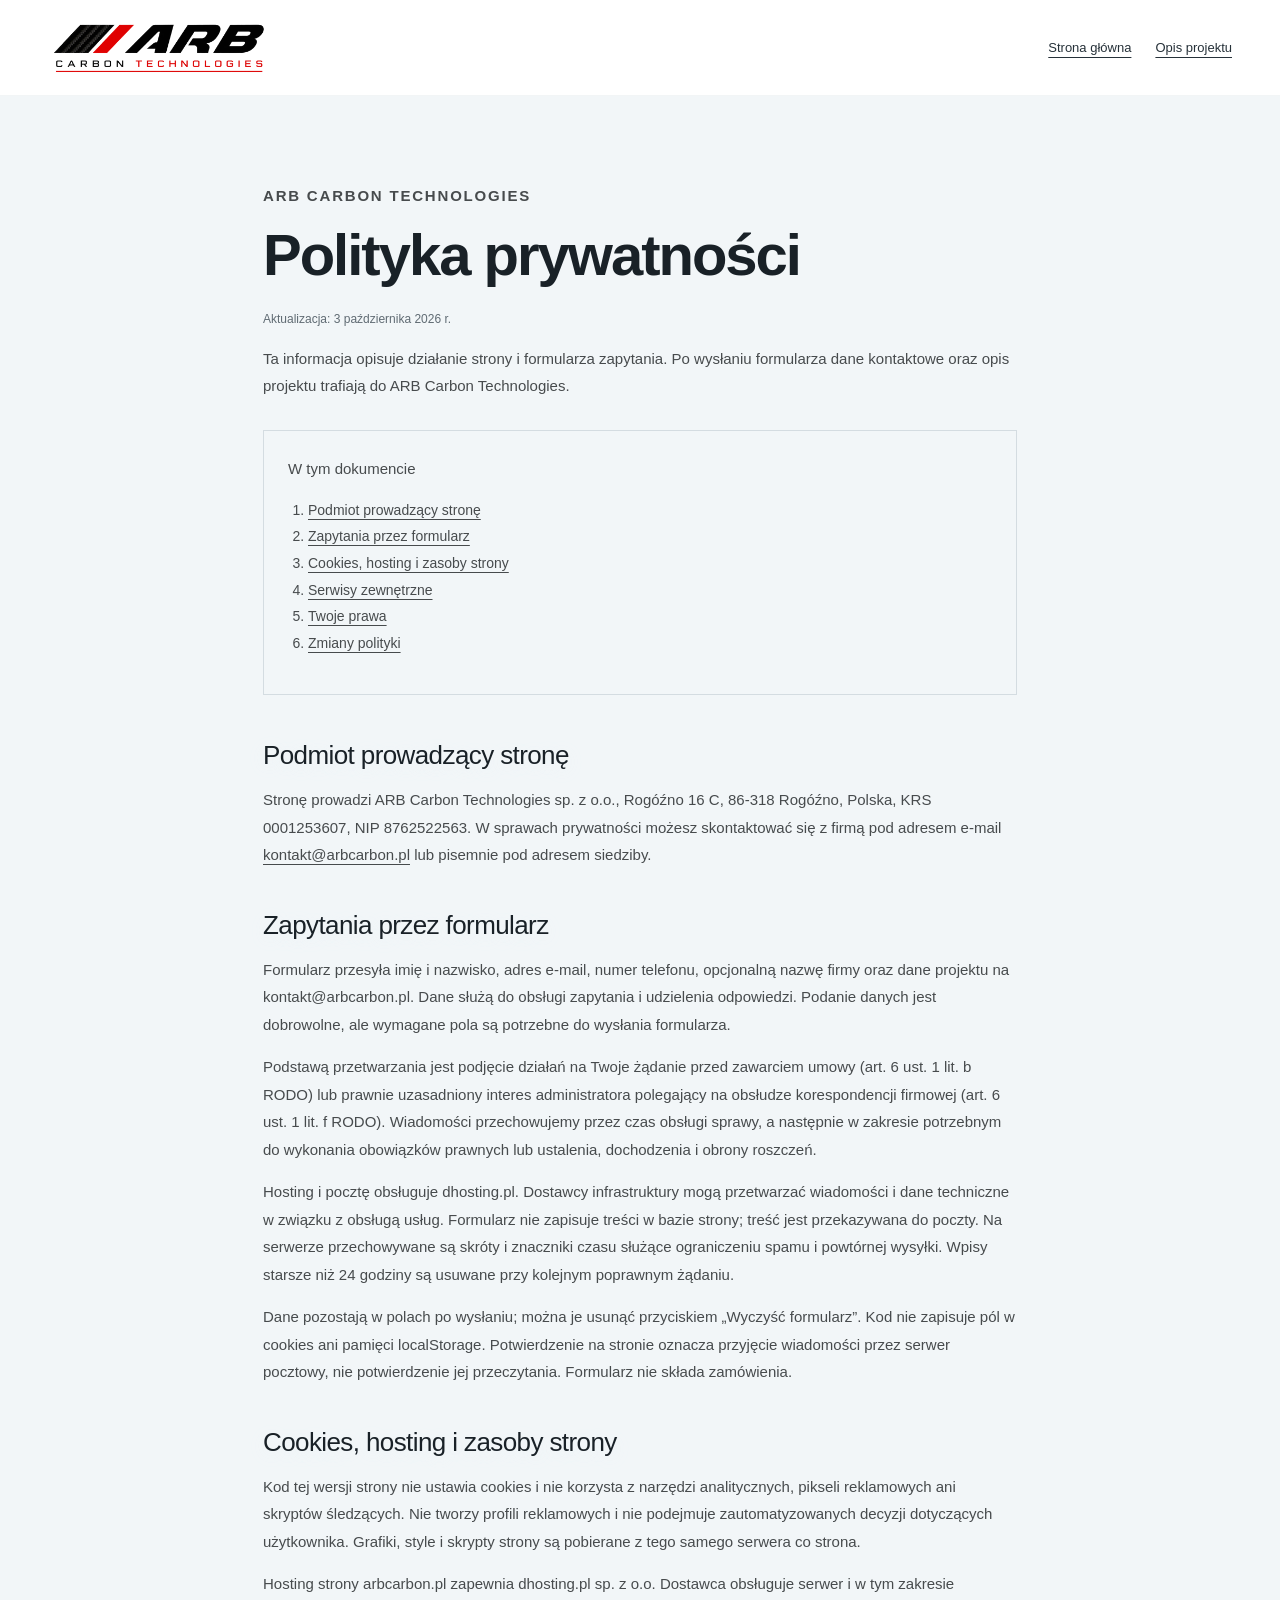
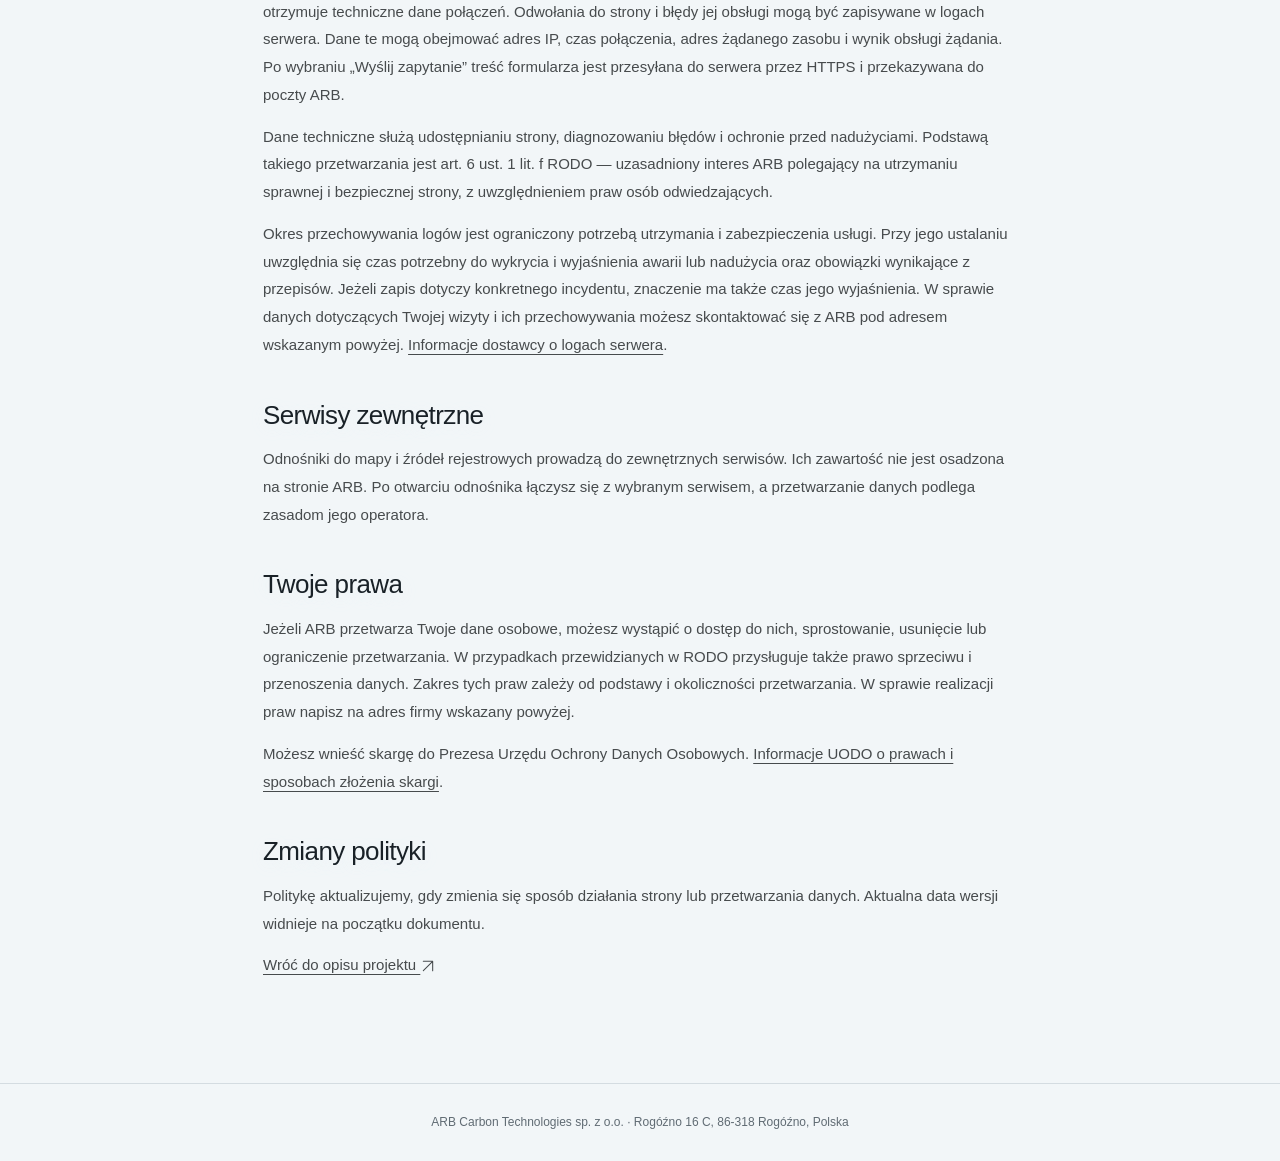
<file: polityka-prywatnosci.html>
<!doctype html>
<html lang="pl">
<head>
  <meta charset="utf-8">
  <meta http-equiv="Content-Security-Policy" content="default-src 'self'; script-src 'self' 'sha256-JtlAI6jmL5VWq82xPhxSK8U9tT5JWuxcZ3Ovqx1WnuI='; script-src-attr 'none'; style-src 'self' 'unsafe-inline'; img-src 'self' data: blob:; font-src 'self'; connect-src 'self'; form-action 'self'; object-src 'none'; frame-src 'none'; base-uri 'none'; worker-src 'none'; media-src 'none'">
  <meta name="viewport" content="width=device-width, initial-scale=1, viewport-fit=cover">
  <meta name="theme-color" content="#f2f6f8">
  <meta name="referrer" content="no-referrer">
  <meta name="description" content="Prywatność na stronie ARB Carbon Technologies. Zasady lokalnego przygotowania opisu projektu, cookies, linki zewnętrzne i kontakt w sprawach danych.">
  <meta property="og:title" content="Polityka prywatności | ARB Carbon Technologies">
  <meta property="og:description" content="Jak działa lokalny opis projektu i jak dbamy o prywatność na stronie ARB.">
  <meta property="og:type" content="website">
  <meta property="og:locale" content="pl_PL">
  <meta property="og:site_name" content="ARB Carbon Technologies">
  <title>Polityka prywatności | ARB Carbon Technologies</title>
  <link rel="icon" href="assets/favicon.svg" type="image/svg+xml">
  <link rel="stylesheet" href="styles.css">
  <link rel="stylesheet" href="space.css">
  <link rel="stylesheet" href="enhancements.css">
  <link rel="stylesheet" href="mobile.css">
  <link rel="canonical" href="https://arbcarbon.pl/polityka-prywatnosci.html">
  <meta property="og:url" content="https://arbcarbon.pl/polityka-prywatnosci.html">
  <meta property="og:image" content="https://arbcarbon.pl/assets/carbon-hero.webp">
  <meta property="og:image:alt" content="Koncepcyjna wizualizacja elementu z włókna węglowego">
  <meta name="twitter:card" content="summary_large_image">
  <meta name="twitter:image" content="https://arbcarbon.pl/assets/carbon-hero.webp">
  <meta name="twitter:image:alt" content="Koncepcyjna wizualizacja elementu z włókna węglowego">
</head>
<body class="legal-page">
  <a class="skip-link" href="#main">Przejdź do treści</a>
  <header class="site-header"><div class="header-inner wrap"><a class="brand" href="index.html" aria-label="ARB Carbon Technologies — strona główna"><img src="assets/arb-logo.webp" alt="ARB Carbon Technologies" width="2172" height="724"></a><nav class="legal-nav" aria-label="Nawigacja"><a href="index.html">Strona główna</a><a href="index.html#zapytanie">Opis projektu</a></nav></div></header>
  <main id="main" class="legal-content">
    <p class="eyebrow">ARB CARBON TECHNOLOGIES</p>
    <h1>Polityka prywatności</h1>
    <p class="legal-date">Aktualizacja: <time datetime="2026-10-03">3 października 2026 r.</time></p>
    <p>Ta informacja opisuje działanie strony i formularza zapytania. Po wysłaniu formularza dane kontaktowe oraz opis projektu trafiają do ARB Carbon Technologies.</p>
    <nav class="legal-toc" aria-label="Spis treści polityki"><p>W tym dokumencie</p><ol><li><a href="#podmiot">Podmiot prowadzący stronę</a></li><li><a href="#opis">Zapytania przez formularz</a></li><li><a href="#cookies">Cookies, hosting i zasoby strony</a></li><li><a href="#linki">Serwisy zewnętrzne</a></li><li><a href="#prawa">Twoje prawa</a></li><li><a href="#zmiany">Zmiany polityki</a></li></ol></nav>
    <section id="podmiot"><h2>Podmiot prowadzący stronę</h2><p>Stronę prowadzi ARB Carbon Technologies sp. z o.o., Rogóźno 16 C, 86-318 Rogóźno, Polska, KRS 0001253607, NIP 8762522563. W sprawach prywatności możesz skontaktować się z firmą pod adresem e-mail <a href="mailto:kontakt@arbcarbon.pl">kontakt@arbcarbon.pl</a> lub pisemnie pod adresem siedziby.</p></section>
    <section id="opis"><h2>Zapytania przez formularz</h2><p>Formularz przesyła imię i nazwisko, adres e-mail, numer telefonu, opcjonalną nazwę firmy oraz dane projektu na kontakt@arbcarbon.pl. Dane służą do obsługi zapytania i udzielenia odpowiedzi. Podanie danych jest dobrowolne, ale wymagane pola są potrzebne do wysłania formularza.</p><p>Podstawą przetwarzania jest podjęcie działań na Twoje żądanie przed zawarciem umowy (art. 6 ust. 1 lit. b RODO) lub prawnie uzasadniony interes administratora polegający na obsłudze korespondencji firmowej (art. 6 ust. 1 lit. f RODO). Wiadomości przechowujemy przez czas obsługi sprawy, a następnie w zakresie potrzebnym do wykonania obowiązków prawnych lub ustalenia, dochodzenia i obrony roszczeń.</p><p>Hosting i pocztę obsługuje dhosting.pl. Dostawcy infrastruktury mogą przetwarzać wiadomości i dane techniczne w związku z obsługą usług. Formularz nie zapisuje treści w bazie strony; treść jest przekazywana do poczty. Na serwerze przechowywane są skróty i znaczniki czasu służące ograniczeniu spamu i powtórnej wysyłki. Wpisy starsze niż 24 godziny są usuwane przy kolejnym poprawnym żądaniu.</p><p>Dane pozostają w polach po wysłaniu; można je usunąć przyciskiem „Wyczyść formularz”. Kod nie zapisuje pól w cookies ani pamięci localStorage. Potwierdzenie na stronie oznacza przyjęcie wiadomości przez serwer pocztowy, nie potwierdzenie jej przeczytania. Formularz nie składa zamówienia.</p></section>
    <section id="cookies"><h2>Cookies, hosting i zasoby strony</h2><p>Kod tej wersji strony nie ustawia cookies i nie korzysta z narzędzi analitycznych, pikseli reklamowych ani skryptów śledzących. Nie tworzy profili reklamowych i nie podejmuje zautomatyzowanych decyzji dotyczących użytkownika. Grafiki, style i skrypty strony są pobierane z tego samego serwera co strona.</p><p>Hosting strony arbcarbon.pl zapewnia dhosting.pl sp. z o.o. Dostawca obsługuje serwer i w tym zakresie otrzymuje techniczne dane połączeń. Odwołania do strony i błędy jej obsługi mogą być zapisywane w logach serwera. Dane te mogą obejmować adres IP, czas połączenia, adres żądanego zasobu i wynik obsługi żądania. Po wybraniu „Wyślij zapytanie” treść formularza jest przesyłana do serwera przez HTTPS i przekazywana do poczty ARB.</p><p>Dane techniczne służą udostępnianiu strony, diagnozowaniu błędów i ochronie przed nadużyciami. Podstawą takiego przetwarzania jest art. 6 ust. 1 lit. f RODO — uzasadniony interes ARB polegający na utrzymaniu sprawnej i bezpiecznej strony, z uwzględnieniem praw osób odwiedzających.</p><p>Okres przechowywania logów jest ograniczony potrzebą utrzymania i zabezpieczenia usługi. Przy jego ustalaniu uwzględnia się czas potrzebny do wykrycia i wyjaśnienia awarii lub nadużycia oraz obowiązki wynikające z przepisów. Jeżeli zapis dotyczy konkretnego incydentu, znaczenie ma także czas jego wyjaśnienia. W sprawie danych dotyczących Twojej wizyty i ich przechowywania możesz skontaktować się z ARB pod adresem wskazanym powyżej. <a href="https://dhosting.pl/pomoc/baza-wiedzy/logi-serwera-www-oraz-poczty/" rel="noreferrer">Informacje dostawcy o logach serwera</a>.</p></section>
    <section id="linki"><h2>Serwisy zewnętrzne</h2><p>Odnośniki do mapy i źródeł rejestrowych prowadzą do zewnętrznych serwisów. Ich zawartość nie jest osadzona na stronie ARB. Po otwarciu odnośnika łączysz się z wybranym serwisem, a przetwarzanie danych podlega zasadom jego operatora.</p></section>
    <section id="prawa"><h2>Twoje prawa</h2><p>Jeżeli ARB przetwarza Twoje dane osobowe, możesz wystąpić o dostęp do nich, sprostowanie, usunięcie lub ograniczenie przetwarzania. W przypadkach przewidzianych w RODO przysługuje także prawo sprzeciwu i przenoszenia danych. Zakres tych praw zależy od podstawy i okoliczności przetwarzania. W sprawie realizacji praw napisz na adres firmy wskazany powyżej.</p><p>Możesz wnieść skargę do Prezesa Urzędu Ochrony Danych Osobowych. <a href="https://uodo.gov.pl/pl/493/155" rel="noreferrer">Informacje UODO o prawach i sposobach złożenia skargi</a>.</p></section>
    <section id="zmiany"><h2>Zmiany polityki</h2><p>Politykę aktualizujemy, gdy zmienia się sposób działania strony lub przetwarzania danych. Aktualna data wersji widnieje na początku dokumentu.</p></section>
    <p><a href="index.html#zapytanie">Wróć do opisu projektu <span class="arrow-mark" aria-hidden="true"><svg class="ui-arrow" width="20" height="20" viewBox="0 0 24 24" fill="none" stroke="currentColor" stroke-width="1.6" stroke-linecap="round" stroke-linejoin="round" aria-hidden="true" focusable="false"><path d="M5 19 19 5M5 5h14v14"/></svg></span></a></p>
  </main>
  <footer>ARB Carbon Technologies sp. z o.o. · Rogóźno 16 C, 86-318 Rogóźno, Polska</footer>
</body>
</html>
</file>
<file: styles.css>
@charset "UTF-8";
:root{--red:#e5232c;--red-dark:#bd1620;--ink:#151719;--muted:#75797c;--paper:#fff;--pale:#f3f4f3;--line:#dedfdf;--dark:#0c0e10;--wrap:1320px;--gutter:48px}
*,*::before,*::after{box-sizing:border-box}html{scroll-behavior:smooth;scroll-padding-top:115px}body{margin:0;background:var(--paper);color:var(--ink);font-family:Arial,Helvetica,sans-serif;-webkit-font-smoothing:antialiased;font-size:15px;line-height:1.7}button,input,select,textarea{font:inherit}button,a{-webkit-tap-highlight-color:transparent}a{color:inherit;text-decoration:none}button{cursor:pointer}img{max-width:100%;display:block}button{color:inherit}p,h1,h2,h3,h4{margin:0}button:focus-visible,a:focus-visible,summary:focus-visible,select:focus-visible,input:focus-visible,textarea:focus-visible,[tabindex="0"]:focus-visible{outline:3px solid var(--red);outline-offset:5px}::selection{background:var(--red);color:white}.wrap{max-width:calc(var(--wrap) + var(--gutter)*2);padding-inline:var(--gutter);margin-inline:auto}.sr-only{position:absolute!important;width:1px;height:1px;padding:0;margin:-1px;overflow:hidden;clip:rect(0,0,0,0);white-space:nowrap;border:0}.skip-link{position:fixed;z-index:100;top:8px;left:8px;background:white;padding:12px 24px;transform:translateY(-150%)}.skip-link:focus{transform:none}.section{padding-block:112px}.eyebrow,.tiny{font-size:10px;font-weight:700;letter-spacing:1.8px;line-height:1.5}.eyebrow{display:flex;align-items:center;gap:15px;margin-bottom:28px}.section-no{color:var(--red);letter-spacing:1px}.light{color:#c5c8cb}.red-line{height:2px;width:27px;background:var(--red);display:inline-block}.muted{color:#8a8e90}h2{font-size:58px;font-weight:600;line-height:1.08;letter-spacing:-2.6px}h3{font-size:25px;line-height:1.2;letter-spacing:-.8px;font-weight:600}.lead{font-size:23px;line-height:1.45;letter-spacing:-.6px}.button{display:inline-flex;align-items:center;justify-content:center;gap:30px;min-height:58px;padding:16px 25px;background:var(--red);color:white;border:1px solid var(--red);font-size:12px;font-weight:700;line-height:1.5;transition:background .2s,transform .2s}.button:hover{background:var(--red-dark);border-color:var(--red-dark);transform:translateY(-2px)}.button span{font-size:21px;font-weight:400;line-height:1}.button-small{min-height:45px;padding:10px 18px;gap:22px;font-size:11px}.text-link{font-size:12px;display:inline-flex;align-items:center;gap:28px;font-weight:700;border-bottom:1px solid #aeb0b2;padding-bottom:7px;line-height:1.5}.text-link span{font-size:20px;font-weight:400}.text-link:hover{color:var(--red);border-color:var(--red)}.light-link{color:white;border-color:#5b5f64}.small-action{border:0;background:transparent;padding:0;font-size:11px;display:inline-flex;gap:12px;align-items:center;border-bottom:1px solid #b0b2b3;line-height:1.8}.small-action:hover{color:var(--red)}
.site-header{height:96px;background:rgba(255,255,255,.97);position:sticky;top:0;z-index:20;border-bottom:1px solid #ececec;transition:box-shadow .2s}.site-header.is-scrolled{box-shadow:0 4px 20px #0000000b}.header-inner{height:100%;display:flex;align-items:center;justify-content:space-between;gap:35px}.brand{width:228px;flex-shrink:0}.brand img{width:100%;height:auto}.primary-nav{display:flex;align-items:center;gap:35px}.primary-nav>a:not(.button){font-size:12px;font-weight:600;position:relative}.primary-nav>a:not(.button)::after{content:"";position:absolute;bottom:-8px;left:0;width:100%;height:2px;background:var(--red);transform:scaleX(0);transition:transform .2s;transform-origin:left}.primary-nav>a:hover::after,.primary-nav>a[aria-current="location"]::after,.primary-nav>a.is-active::after{transform:scaleX(1)}.header-cta{margin-left:13px}.menu-toggle{display:none}
.hero{background:var(--dark);min-height:744px;position:relative;isolation:isolate;overflow:hidden;color:white}.hero-image{position:absolute;inset:0;width:100%;height:100%;object-fit:cover;object-position:center 50%;z-index:-3}.hero-shade{position:absolute;inset:0;z-index:-2;background:linear-gradient(90deg,rgba(8,10,12,.98) 0%,rgba(8,10,12,.65) 31%,rgba(8,10,12,.08) 58%),linear-gradient(0deg,rgba(8,10,12,.8),transparent 25%)}.hero-content{padding-top:76px;padding-bottom:124px;position:relative}.hero .eyebrow{font-size:10px;letter-spacing:2px;margin-bottom:25px}.hero h1{font-size:96px;font-weight:600;letter-spacing:-5.5px;line-height:.99}.hero h1>span{color:var(--red)}.hero-description{color:#b9bdc1;font-size:14px;line-height:1.85;margin-top:29px}.hero-actions{display:flex;align-items:center;gap:30px;margin-top:32px}.hero-actions .button{padding:16px 23px}.hero-actions .text-link{border:0;font-size:11px;gap:15px}.hero-foot{position:absolute;left:0;right:0;bottom:30px;display:flex;align-items:center;gap:30px}.scroll-cue{display:inline-flex;gap:17px;align-items:center;font-size:9px;letter-spacing:1.5px}.scroll-cue>span{border:1px solid #56595d;width:28px;height:36px;display:grid;place-items:center;font-size:15px}.hero-caption{margin-left:auto;font-size:8px;color:#a0a4a8;letter-spacing:1.7px}.hero-index{font-size:9px;color:#cbd0d3;margin-left:50px;letter-spacing:2px}.visual-label{position:absolute;font-size:8px;line-height:1.4;color:#a4a6a9;right:22px;bottom:9px}.values-strip{border-bottom:1px solid var(--line);background:#f5f6f5}.values-inner{display:flex;align-items:center;justify-content:space-between;min-height:84px;gap:20px}.values-inner>span{display:flex;gap:14px;align-items:center;font-size:12px;font-weight:600}.values-inner i{font-style:normal;font-weight:400;font-size:24px;color:#555c60}.values-inner .origin{font-size:9px;letter-spacing:1.4px;color:#6d7276;border-left:1px solid #d4d7d9;padding-left:45px}.polish-mark{width:15px;height:11px;border:1px solid #d8d8d8;background:linear-gradient(to bottom,white 50%,#e5232c 50%)}
.about-grid{display:grid;grid-template-columns:1.04fr 1fr;gap:95px}.about-copy{padding-top:44px;max-width:560px}.about-copy .lead{margin-bottom:21px;color:#202427}.about-copy>p:not(.lead){font-size:14px;color:#70767a;line-height:1.9;margin-bottom:13px}.about-copy .text-link{margin-top:14px}.material-note{display:flex;align-items:center;gap:30px;margin-top:78px;position:relative}.material-note::before{content:"";position:absolute;top:0;left:var(--gutter);right:var(--gutter);height:1px;background:var(--line)}.material-note{padding-top:35px}.material-number{width:72px;height:77px;border:1px solid #bdc1c4;font-size:55px;line-height:1;display:flex;align-items:center;justify-content:center;position:relative;font-weight:500}.material-number>span{position:absolute;top:5px;left:7px;font-size:9px;color:#777}.material-note .eyebrow{font-size:8px;letter-spacing:1.4px;color:#777e82;margin-bottom:9px}.material-note>div:nth-child(2)>p:last-child{font-size:21px;letter-spacing:-.5px;white-space:nowrap}.material-description{color:#73797d;font-size:12px;line-height:1.9;margin-left:auto;max-width:420px}.material-plus{font-size:25px;font-weight:300;color:#a5aaae;margin-left:26px}
.capabilities-section{background:var(--pale)}.section-heading{display:flex;align-items:flex-end;justify-content:space-between;gap:40px;margin-bottom:57px}.section-heading>p{font-size:13px;line-height:1.9;color:#71777b;margin-bottom:4px}.capability-cards{display:grid;grid-template-columns:repeat(3,1fr);gap:20px}.capability-card{background:#fff;padding:30px 31px 25px;display:flex;flex-direction:column;border:1px solid #e7e9e8;position:relative;transition:border-color .3s,transform .3s}.capability-card:hover{border-color:#c4c8c6;transform:translateY(-5px)}.card-top{display:flex;align-items:flex-start;justify-content:space-between;margin-bottom:34px}.card-top .tiny{font-size:8px;color:#757c80;letter-spacing:1.5px}.card-top svg{width:62px;height:62px;stroke:#484f54;stroke-width:1;transform:rotate(-5deg)}.capability-card:nth-child(2) svg{stroke:var(--red)}.capability-card h3{font-size:27px;line-height:1.2;margin-bottom:21px}.capability-card p{color:#747a7e;font-size:12px;line-height:1.95;margin-bottom:35px}.card-link{padding-top:20px;border-top:1px solid #e2e4e3;font-size:10px;font-weight:700;display:flex;align-items:center;justify-content:space-between;gap:10px;margin-top:auto}.card-link>span{font-size:21px;line-height:1;font-weight:400;color:var(--red)}.card-link:hover{color:var(--red)}.applications{display:grid;grid-template-columns:1fr 1.85fr;gap:80px;margin-top:86px}.application-intro .eyebrow{font-size:8px;color:#787e82;margin-bottom:20px}.application-intro h3{font-size:30px;line-height:1.15;margin-bottom:18px}.application-intro>p:last-child{color:#757b7e;font-size:11px;line-height:1.8;max-width:290px}.sector-tabs{display:flex;border-bottom:1px solid #d2d6d4;gap:25px;flex-wrap:wrap}.sector-tabs button{background:transparent;border:0;border-bottom:2px solid transparent;padding:8px 0 15px;font-size:11px;color:#787e80;white-space:nowrap;margin-bottom:-1px}.sector-tabs button[aria-selected="true"]{color:#1a1e20;border-color:var(--red);font-weight:700}.sector-tabs button:hover{color:var(--red)}.sector-panel{display:flex;gap:27px;align-items:flex-start;padding:37px 0 15px;min-height:188px}.sector-number{font-size:50px;color:#b9bfbc;letter-spacing:-3px;line-height:1;font-weight:400}.sector-panel h4{font-size:20px;font-weight:500;letter-spacing:-.5px;line-height:1.3;margin-bottom:13px}.sector-panel p{max-width:430px;color:#757b7e;font-size:12px;line-height:1.85}.round-link{border:1px solid #bfc6c2;border-radius:50%;width:42px;height:42px;flex-shrink:0;display:grid;place-items:center;font-size:21px;margin-left:auto;transition:background .2s,color .2s}.round-link:hover{background:var(--red);color:white;border-color:var(--red)}
.material-feature{position:relative;isolation:isolate;overflow:hidden;background:#111518;color:white;min-height:475px}.material-feature-image{position:absolute;inset:0;z-index:-3;background-image:url('assets/carbon-hero.webp');background-repeat:no-repeat;background-size:170%;background-position:88% 53%;transform:scaleX(-1)}.material-feature-shade{position:absolute;inset:0;z-index:-2;background:linear-gradient(90deg,rgba(7,10,12,.24),rgba(7,10,12,.3) 32%,rgba(7,10,12,.95) 66%,#0b0e10)}.material-feature-inner{padding-block:78px;padding-left:calc(var(--gutter) + 53%);max-width:calc(var(--wrap) + var(--gutter)*2)}.material-feature .eyebrow{font-size:8px;letter-spacing:1.2px;margin-bottom:22px;gap:12px}.material-feature h2{font-size:57px;letter-spacing:-2.4px;font-weight:500}.material-feature h2 em{font-style:normal;color:#acb3b8}.material-feature p:not(.eyebrow){font-size:12px;color:#b0b8be;line-height:1.9;margin-top:22px;margin-bottom:21px}.material-feature .text-link{font-size:10px;gap:25px}
.process-grid{display:grid;grid-template-columns:repeat(4,1fr);gap:30px}.step{display:flex;justify-content:space-between;align-items:center;border-top:1px solid #cbd0cc;padding-top:17px;margin-bottom:45px;font-size:11px;color:var(--red);font-weight:700}.step>span:last-child{font-size:18px;color:#959c97;font-weight:400}.process-grid h3{font-size:20px;letter-spacing:-.6px;margin-bottom:16px}.process-grid p{font-size:12px;color:#788079;line-height:1.95;max-width:245px}.faq-block{display:grid;grid-template-columns:1fr 1.8fr;gap:95px;padding-top:86px;margin-top:90px;border-top:1px solid var(--line)}.faq-block .eyebrow{font-size:8px;color:#858b87;margin-bottom:20px}.faq-block h3{font-size:30px;line-height:1.2}.faq-list{border-top:1px solid var(--line)}details{border-bottom:1px solid var(--line)}summary{list-style:none;cursor:pointer;display:flex;align-items:center;justify-content:space-between;gap:30px;padding:22px 0;font-size:13px;font-weight:600;line-height:1.5}summary::-webkit-details-marker{display:none}summary span{font-size:21px;font-weight:400;color:#858d86;transition:transform .2s}details[open] summary span{transform:rotate(45deg);color:var(--red)}details p{font-size:12px;line-height:1.9;color:#788078;padding:0 35px 25px 0}
.contact-section{background:var(--pale);border-top:1px solid #e7eae7}.contact-heading{margin-bottom:65px}.contact-heading h2{position:relative;font-size:76px;letter-spacing:-3.8px;line-height:1.05}.contact-arrow{position:absolute;right:0;top:-25px;font-size:140px;font-weight:400;line-height:1;color:var(--red)}.contact-grid{display:grid;grid-template-columns:1fr 1.36fr;gap:90px}.contact-information .lead{font-size:21px;line-height:1.45}.contact-item{margin-top:36px}.contact-item .tiny{display:block;font-size:8px;color:#858b87;letter-spacing:1.6px;margin-bottom:14px}.contact-item>p{font-size:15px;line-height:1.9}.contact-item .text-link{font-size:11px;margin-top:15px}.contact-email,.contact-phone{display:block;font-size:22px;letter-spacing:-.6px;overflow-wrap:anywhere}.company-mini{display:flex;gap:30px;font-size:9px;color:#777e78;margin-top:33px}.company-mini strong{font-weight:500;color:#202621;margin-left:6px}.contact-tools{display:flex;gap:30px;margin-top:16px}.location-art{position:relative;overflow:hidden;margin-top:36px;height:132px;border:1px solid #dfe4df;background:repeating-linear-gradient(0deg,transparent,transparent 21px,#dfe4df 21px,#dfe4df 22px),repeating-linear-gradient(90deg,transparent,transparent 21px,#dfe4df 21px,#dfe4df 22px);display:flex;justify-content:center;align-items:center;flex-direction:column}.location-art::after{content:"";position:absolute;inset:0;background:radial-gradient(ellipse,#f3f4f3aa 15%,transparent 80%);z-index:0}.location-cross{width:14px;height:14px;border:3px solid var(--red);border-radius:50%;box-shadow:0 0 0 7px #e5232c13;position:relative;z-index:1;margin-bottom:14px;background:var(--pale)}.location-art>span{font-size:9px;font-weight:700;letter-spacing:2px;position:relative;z-index:1}.location-art small{font-size:6px;letter-spacing:1.4px;color:#8b928b;position:relative;z-index:1;margin-top:4px}.project-form{background:white;padding:34px;border:1px solid #e3e7e3}.form-heading{scroll-margin-top:125px;margin-bottom:29px}.form-heading .tiny{font-size:8px;color:#777e78;letter-spacing:1.4px}.form-heading h3{font-size:25px;letter-spacing:-.8px;margin-top:12px}.form-heading>p{font-size:10px;color:#858c85;margin-top:10px}.form-row{display:grid;grid-template-columns:1fr 1fr;gap:19px;margin-bottom:22px}.project-form label{display:block;font-size:10px;font-weight:600;line-height:1.5}.optional{font-weight:400;color:#8e938f;font-size:9px}.project-form input:not([type="checkbox"]),.project-form select,.project-form textarea{width:100%;display:block;margin-top:9px;background:#f8f9f8;border:1px solid #dfe3df;border-radius:0;min-height:45px;padding:11px 12px;color:#252b25;font-size:11px;font-weight:400;line-height:1.5;transition:border-color .2s;box-shadow:none}.project-form input:hover,.project-form select:hover,.project-form textarea:hover{border-color:#b4bdb5}.project-form input::placeholder,.project-form textarea::placeholder{color:#989e98;opacity:1}.project-form textarea{resize:vertical;min-height:126px}.textarea-note{display:flex;justify-content:space-between;gap:10px;margin-top:6px;font-size:8px;color:#8a918a}.textarea-note>span:last-child{white-space:nowrap}.checkbox-label{display:flex!important;align-items:flex-start;gap:10px;margin-top:22px;font-weight:400!important;color:#7c837c;font-size:9px!important;line-height:1.8!important}.checkbox-label input{accent-color:var(--red);margin:3px 0 0;width:13px;height:13px;flex-shrink:0}.inline-button{background:none;border:0;padding:0;color:inherit;font:inherit;text-decoration:underline}.inline-button:hover{color:var(--red)}.form-button{width:100%;justify-content:space-between;margin-top:25px;min-height:52px;padding:13px 20px;font-size:11px}.form-explanation{font-size:9px;line-height:1.8;color:#879087;margin-top:13px}.form-status{font-size:11px;line-height:1.6;color:#1e542f;margin-top:10px}.form-status:empty{display:none}
.footer{background:white}.footer-main{display:flex;align-items:center;gap:45px;padding-top:43px;padding-bottom:35px}.footer-brand{width:193px}.footer-main>p{font-size:11px;color:#7f8580}.back-top{width:42px;height:42px;display:grid;place-items:center;border:1px solid #d9ded9;font-size:18px;margin-left:auto}.back-top:hover{color:var(--red);border-color:var(--red)}.footer-bottom{border-top:1px solid #e8eae8;display:flex;justify-content:space-between;align-items:center;padding-top:22px;padding-bottom:23px;font-size:9px;color:#868d86;gap:25px}.footer-bottom>div{display:flex;gap:25px;align-items:center}.footer-bottom button{border:0;background:transparent;padding:0;font-size:9px;color:#6f776f}.footer-bottom button:hover{color:var(--red)}.footer-bottom>div>span{color:#a0a6a0;margin-left:25px;font-size:8px;letter-spacing:.5px}
.dialog{border:0;border-top:4px solid var(--red);padding:45px;max-width:640px;width:calc(100% - 32px);max-height:85vh;overflow-y:auto;color:var(--ink);box-shadow:0 20px 100px #0003}.dialog::backdrop{background:#080d11bb;backdrop-filter:blur(5px)}.dialog-close{position:absolute;right:16px;top:14px;background:#f1f3f1;border:0;width:32px;height:32px;font-size:24px;line-height:1;display:grid;place-items:center}.dialog .eyebrow{font-size:9px;color:var(--red);margin-bottom:18px}.dialog h2{font-size:32px;letter-spacing:-1px;line-height:1.1;margin-right:20px;margin-bottom:22px}.dialog p{font-size:12px;line-height:1.85;color:#727b73;margin-top:14px;overflow-wrap:anywhere}.dialog h3{font-size:17px;margin-top:25px}.dialog a{text-decoration:underline;color:#202922}.company-details{margin:25px 0;font-size:12px}.company-details>div{display:grid;grid-template-columns:145px 1fr;border-bottom:1px solid var(--line);padding:10px 0;gap:15px}.company-details dt{color:#838b84}.company-details dd{margin:0}.dialog-note{border-top:1px solid var(--line);padding-top:15px}.js-ready [data-reveal]{opacity:0;transform:translateY(18px);transition:opacity .65s ease,transform .65s ease}.js-ready [data-reveal].is-visible{opacity:1;transform:none}
@media(min-width:1600px){.hero{min-height:800px}.hero-content{padding-top:88px}.hero-image{object-position:center 47%}.hero h1{font-size:106px}.material-feature-inner{padding-left:760px}}
@media(max-width:1190px){:root{--gutter:34px}.primary-nav{gap:25px}.brand{width:200px}.hero{min-height:700px}.hero h1{font-size:84px}.hero-content{padding-top:67px}.about-grid{gap:55px}.section{padding-block:90px}h2{font-size:51px}.material-description{max-width:335px}.capability-card{padding:26px 23px}.capability-card h3{font-size:24px}.applications{gap:50px;grid-template-columns:1fr 1.9fr}.sector-tabs{gap:19px}.sector-tabs button{font-size:10px}.material-feature-inner{padding-left:52%}.material-feature h2{font-size:47px}.contact-grid{gap:55px}.contact-heading h2{font-size:66px}.project-form{padding:28px}.contact-information .lead{font-size:19px}.form-heading h3{font-size:23px}.faq-block{gap:65px}.values-inner .origin{padding-left:28px}}
@media(max-width:950px){:root{--gutter:28px}.site-header{height:82px}.brand{width:175px}.primary-nav{gap:20px}.primary-nav>a:not(.button){font-size:11px}.header-cta{margin-left:0}.button-small{padding:10px 13px;gap:12px}.hero h1{font-size:79px}.hero-image{object-position:55% center}.hero-shade{background:linear-gradient(90deg,#080a0cf2,#080a0ca6 40%,#080a0c19 90%),linear-gradient(0deg,#080a0caa,transparent 30%)}.hero-caption{font-size:7px}.hero-index{margin-left:15px}.values-inner>span{font-size:10px;gap:10px}.values-inner .origin{font-size:8px;padding-left:15px}.about-grid{gap:40px;grid-template-columns:1fr 1fr}h2{font-size:43px}.about-copy{padding-top:39px}.about-copy .lead{font-size:21px}.about-copy>p:not(.lead){font-size:12px}.material-note{gap:20px}.material-note>div:nth-child(2)>p:last-child{font-size:18px}.material-description{font-size:10px;max-width:280px}.material-plus{margin-left:0}.material-number{flex-shrink:0;width:60px;height:66px;font-size:45px}.section-heading>p{font-size:11px}.capability-cards{gap:13px}.capability-card{padding:22px 18px}.card-top{margin-bottom:23px}.card-top svg{width:49px;height:49px}.card-top .tiny{font-size:7px}.capability-card h3{font-size:21px}.capability-card p{font-size:11px;margin-bottom:26px}.card-link{font-size:9px}.applications{gap:40px;grid-template-columns:1fr 1.75fr}.sector-tabs{gap:12px}.sector-tabs button{font-size:9px}.sector-panel{gap:20px}.sector-number{font-size:40px}.sector-panel h4{font-size:18px}.sector-panel p{font-size:11px}.round-link{width:32px;height:32px;font-size:18px}.material-feature{min-height:410px}.material-feature-inner{padding-block:68px;padding-left:50%}.material-feature h2{font-size:43px}.material-feature p:not(.eyebrow){font-size:11px}.material-feature .eyebrow{font-size:7px;letter-spacing:1px}.process-grid{gap:20px}.process-grid h3{font-size:18px}.process-grid p{font-size:11px}.faq-block{gap:50px}.contact-grid{gap:35px;grid-template-columns:1fr 1.25fr}.contact-heading h2{font-size:60px}.contact-arrow{font-size:110px}.contact-information .lead{font-size:18px}.company-mini{gap:18px;font-size:8px;flex-wrap:wrap}.contact-tools{gap:18px}.contact-tools .small-action{font-size:10px}.project-form{padding:23px}.form-heading h3{font-size:21px}.form-row{gap:12px}.textarea-note{font-size:7px}.footer-bottom>div{gap:20px}.footer-bottom>div>span{display:none}}
@media(max-width:760px){:root{--gutter:24px}.site-header{height:76px}.brand{width:182px}.header-inner{gap:15px}.menu-toggle{display:flex;width:42px;height:42px;border:1px solid #dce0dc;background:white;flex-direction:column;align-items:center;justify-content:center;gap:6px}.menu-toggle span{width:18px;height:1px;background:#171d17;transition:transform .2s}.menu-toggle[aria-expanded="true"] span:first-child{transform:translateY(3.5px) rotate(45deg)}.menu-toggle[aria-expanded="true"] span:last-child{transform:translateY(-3.5px) rotate(-45deg)}.primary-nav{position:absolute;top:76px;left:0;right:0;background:white;border-bottom:1px solid #dfe3df;display:none;align-items:stretch;padding:20px 24px 28px;box-shadow:0 12px 15px #0000000d}.primary-nav.is-open{display:flex;flex-direction:column;gap:0}.primary-nav>a:not(.button){padding:13px 0;font-size:15px;border-bottom:1px solid #ecefec}.primary-nav>a:not(.button)::after{bottom:0;width:30px}.header-cta{margin-top:20px;min-height:48px;justify-content:space-between;font-size:12px}.hero{min-height:730px}.hero-content{padding-top:51px;padding-bottom:165px}.hero h1{font-size:73px;letter-spacing:-4px;line-height:1.02}.hero .eyebrow{font-size:8px;letter-spacing:1.4px;margin-bottom:25px;gap:12px}.hero .red-line{width:22px}.hero-description{font-size:12px;line-height:1.9;margin-top:24px}.hero-actions{align-items:flex-start;flex-direction:column;gap:20px;margin-top:28px}.hero-actions .button{min-height:53px;font-size:11px;padding:14px 19px}.hero-actions .text-link{font-size:10px;gap:24px}.hero-image{object-position:62% center;opacity:.68}.hero-shade{background:linear-gradient(90deg,#080a0cde,#080a0c52 90%),linear-gradient(0deg,#080a0cbb,transparent 35%)}.hero-foot{bottom:28px}.hero-caption{display:none}.hero-index{margin-left:auto}.visual-label{font-size:7px;right:15px;bottom:7px}.values-inner{display:grid;grid-template-columns:1fr 1fr;gap:0;min-height:112px}.values-inner>span{font-size:10px;min-height:50px;gap:12px}.values-inner>span:nth-child(2n){padding-left:15px}.values-inner i{font-size:21px}.values-inner .origin{border:0;font-size:7px;letter-spacing:1px;padding-left:15px}.section{padding-block:72px}.eyebrow{font-size:8px;letter-spacing:1.6px;margin-bottom:22px;gap:12px}h2{font-size:43px;line-height:1.1;letter-spacing:-2px}.about-grid{grid-template-columns:1fr;gap:30px}.about-copy{padding-top:0;max-width:none}.about-copy .lead{font-size:23px;margin-bottom:17px}.about-copy>p:not(.lead){font-size:13px;line-height:1.9}.about-copy .text-link{font-size:11px}.material-note{flex-wrap:wrap;gap:22px;margin-top:43px;padding-top:27px}.material-description{max-width:none;flex-basis:100%;font-size:11px;margin-left:0;line-height:1.8}.material-note>div:nth-child(2)>p:last-child{font-size:20px}.material-plus{margin-left:auto}.material-number{width:56px;height:62px;font-size:43px}.material-note .eyebrow{font-size:7px}.section-heading{display:block;margin-bottom:35px}.section-heading>p{font-size:12px;margin-top:24px}.capability-cards{grid-template-columns:1fr;gap:15px}.capability-card{padding:27px}.card-top{margin-bottom:22px}.card-top svg{width:59px;height:59px}.card-top .tiny{font-size:8px}.capability-card h3{font-size:29px}.capability-card p{font-size:12px;line-height:1.9;max-width:520px}.card-link{font-size:11px}.applications{grid-template-columns:1fr;gap:28px;margin-top:53px}.application-intro h3{font-size:32px}.application-intro h3 br{display:none}.application-intro>p:last-child{max-width:none;font-size:11px}.sector-tabs{gap:18px;row-gap:0}.sector-tabs button{font-size:10px;padding-bottom:12px}.sector-panel{padding-top:26px;gap:20px;min-height:165px}.sector-panel h4{font-size:19px}.sector-panel p{font-size:11px}.sector-number{font-size:41px}.round-link{display:none}.material-feature{min-height:570px;display:flex;align-items:flex-end}.material-feature-image{background-size:auto 130%;background-position:65% 20%;transform:none}.material-feature-shade{background:linear-gradient(0deg,#090d10 2%,#090d10ed 40%,#090d1066 78%,#090d1044)}.material-feature-inner{padding:230px var(--gutter) 50px;width:100%}.material-feature .eyebrow{font-size:7px}.material-feature h2{font-size:48px;letter-spacing:-2.4px}.material-feature p:not(.eyebrow){font-size:12px}.material-feature .text-link{font-size:10px}.process-grid{grid-template-columns:1fr 1fr;gap:35px 24px}.step{margin-bottom:25px;padding-top:14px}.process-grid h3{font-size:20px}.process-grid p{font-size:11px;line-height:1.85}.faq-block{grid-template-columns:1fr;gap:29px;margin-top:54px;padding-top:49px}.faq-block h3{font-size:31px}.faq-block .eyebrow{font-size:8px}.faq-block h3 br{display:none}summary{font-size:12px;gap:20px;padding:20px 0}details p{font-size:11px;padding-right:15px}.contact-heading{margin-bottom:37px}.contact-heading h2{font-size:46px;letter-spacing:-2.3px}.contact-arrow{display:none}.contact-grid{grid-template-columns:1fr;gap:36px}.contact-information .lead{font-size:21px}.contact-item{margin-top:30px}.contact-item>p{font-size:14px}.company-mini{font-size:9px;gap:25px}.contact-tools{gap:25px}.contact-tools .small-action{font-size:11px}.location-art{height:114px;margin-top:26px}.project-form{padding:25px}.form-heading h3{font-size:25px}.form-row{gap:18px}.project-form input:not([type="checkbox"]),.project-form select,.project-form textarea{font-size:16px;padding:10px;min-height:48px}.project-form label{font-size:11px}.project-form input::placeholder,.project-form textarea::placeholder{font-size:12px}.textarea-note{font-size:8px}.form-heading .tiny{font-size:7px}.form-button{font-size:12px;min-height:54px}.form-explanation{font-size:10px}.footer-main{flex-wrap:wrap;padding-top:28px;padding-bottom:25px;gap:13px 25px}.footer-brand{width:185px}.footer-main>p{order:3;flex-basis:100%;font-size:10px}.back-top{width:38px;height:38px}.footer-bottom{display:block;padding-top:20px;padding-bottom:24px;font-size:9px}.footer-bottom>div{margin-top:12px;gap:25px}.footer-bottom button{font-size:9px}.dialog{padding:35px 24px}.dialog h2{font-size:28px}.company-details>div{grid-template-columns:105px 1fr;font-size:11px}}
@media(max-width:390px){:root{--gutter:20px}.hero h1{font-size:64px;letter-spacing:-3.8px}.hero{min-height:706px}.hero .eyebrow{font-size:7px}.hero-actions .button{gap:22px}.values-inner>span{font-size:9px}.values-inner .origin{font-size:6px}.hero-content{padding-top:44px}h2{font-size:38px}.contact-heading h2{font-size:39px}.process-grid{gap:32px 19px}.process-grid h3{font-size:18px}.project-form{padding:20px}.form-row{grid-template-columns:1fr;gap:18px}.form-heading h3{font-size:23px}.sector-tabs{gap:14px}.sector-tabs button{font-size:9px}.material-note{gap:17px}.material-note>div:nth-child(2)>p:last-child{font-size:18px}}
@media(prefers-reduced-motion:reduce){html{scroll-behavior:auto}*,*::before,*::after{animation:none!important;transition:none!important}.js-ready [data-reveal]{opacity:1;transform:none}}
@media print{.site-header,.hero,.values-strip,.material-feature,.project-form,.footer,.menu-toggle,.contact-tools,.location-art,.capabilities-section,.process-section,.about-section,.contact-arrow,.skip-link{display:none!important}.section{padding:0}.contact-heading h2{font-size:30px}.contact-grid{display:block}.contact-section{background:white}.contact-information{opacity:1!important;transform:none!important}.dialog[open]{position:static;max-height:none;box-shadow:none}.dialog-close{display:none}}

.brief-privacy{font-size:9px;line-height:1.8;color:#707970;margin-top:20px}.brief-privacy .inline-button{color:#343e35}

.footer-brand img{width:100%;height:auto}.project-form fieldset{border:0;padding:0;margin:0;min-width:0}.project-form fieldset:disabled{opacity:.65}.project-form fieldset:disabled button{cursor:not-allowed}.project-form noscript p{font-size:12px;margin-top:20px;color:#6b746d}
.about-copy>p:not(.lead),.material-description,.section-heading>p,.capability-card p,.application-intro>p:last-child,.sector-panel p,.process-grid p,details p{color:#626d69}.card-top .tiny,.contact-item .tiny,.form-heading .tiny,.form-heading>p,.optional,.textarea-note,.form-explanation,.footer-main>p,.footer-bottom,.footer-bottom button{color:#68736c}.project-form input::placeholder,.project-form textarea::placeholder{color:#737b75}
</file>
<file: motion.css>
/* Spatial presentation. Content and basic functionality do not depend on motion. */
:root { --motion-ease: cubic-bezier(.19,1,.22,1); --reading-progress: 0; }
.site-header { transition: background .45s, box-shadow .45s; }
.site-header.is-scrolled { background: rgba(255,255,255,.88); backdrop-filter: blur(18px); -webkit-backdrop-filter: blur(18px); box-shadow: 0 8px 35px #14201b0b; }
.reading-progress { position:absolute; left:0; right:0; bottom:-1px; height:2px; background:var(--red); transform:scaleX(var(--reading-progress)); transform-origin:left; pointer-events:none; }

/* Independent layers give the photograph and typography different depths. */
.hero { perspective: 1600px; }
.hero-image { inset:-10%; width:120%; height:120%; max-width:none; }
.hero .hero-line { display:block; overflow:clip; color:inherit; padding-bottom:.065em; margin-bottom:-.065em; }
.hero .hero-line:last-child { color:var(--red); }
.hero-word { display:block; transform-origin:50% 100%; }
.hero-shade { pointer-events:none; }
.hero-light { position:absolute; inset:0; z-index:-1; pointer-events:none; background:radial-gradient(ellipse at var(--light-x,76%) var(--light-y,32%), #e6eef314 0, #e5232c06 26%, transparent 58%); mix-blend-mode:screen; }
.hero-floor { position:absolute; bottom:-32%; left:22%; width:95%; height:63%; z-index:-1; pointer-events:none; background-image:linear-gradient(#8793a518 1px,transparent 1px),linear-gradient(90deg,#8793a518 1px,transparent 1px); background-size:80px 80px; transform:rotateX(69deg) rotateZ(-13deg); mask-image:radial-gradient(ellipse at center,black,transparent 68%); -webkit-mask-image:radial-gradient(ellipse at center,black,transparent 68%); }
.motion-ready .hero-image { transform:translate3d(var(--hero-x,0px),calc(var(--hero-y,0px) + var(--hero-scroll,0px)),0) rotateY(var(--hero-ry,0deg)); }
.motion-ready .hero-content { transform:translate3d(0,var(--copy-y,0px),0); }
.motion-ready .hero-word { animation:hero-line-in 1.2s var(--motion-ease) both; }
.motion-ready .hero-line:nth-child(2) .hero-word { animation-delay:.13s; }
.motion-ready .hero-line:nth-child(3) .hero-word { animation-delay:.26s; }
.motion-ready .hero-content>.eyebrow { animation:soft-in .8s .1s both; }
.motion-ready .hero-description { animation:soft-in 1s .35s both; }
.motion-ready .hero-actions { animation:soft-in 1s .48s both; }
@keyframes hero-line-in { from { opacity:0; transform:perspective(800px) translate3d(0,105%,0) rotateX(26deg); } to { opacity:1; transform:perspective(800px) translate3d(0,0,0) rotateX(0); } }
@keyframes soft-in { from { opacity:0; transform:translate3d(0,18px,0); } to { opacity:1; transform:translate3d(0,0,0); } }

/* Sections arrive as surfaces; keyboard focus never waits for an animation. */
.motion-ready.js-ready [data-reveal] { opacity:0; transform:perspective(1400px) translate3d(0,42px,-18px) rotateX(3deg); transform-origin:50% 0; transition:opacity .95s var(--motion-ease),transform 1.15s var(--motion-ease); transition-delay:var(--reveal-delay,0ms); }
.motion-ready.js-ready [data-reveal].is-visible { opacity:1; transform:perspective(1400px) translate3d(0,0,0) rotateX(0deg); }
.motion-ready.js-ready [data-reveal]:has(:focus-visible) { opacity:1; transform:none; transition:none!important; transition-delay:0ms!important; }
.about-section,.capabilities-section,.process-section,.contact-section { position:relative; }
.values-strip { position:relative; z-index:2; box-shadow:0 -18px 55px #05090d20; }
.material-number { background:linear-gradient(135deg,#fff,#ecf0ed); box-shadow:5px 5px 0 #e8ece9,9px 9px 0 #f3f5f3; transform:perspective(600px) rotateY(-9deg); }
.capabilities-section { background-image:radial-gradient(ellipse at 5% 8%,#fff 0,transparent 42%); }
.capability-cards { perspective:1400px; }
.capability-card { transform-style:preserve-3d; box-shadow:0 5px 0 #e6eae7,0 7px 0 #dfe5e1,0 18px 38px -23px #213b303b; }
.motion-ready.js-ready .capability-card.is-visible { transform:perspective(1100px) translate3d(0,var(--card-lift,0px),0) rotateX(var(--tilt-x,0deg)) rotateY(var(--tilt-y,0deg)); transition:opacity .85s var(--motion-ease),transform .55s var(--motion-ease),box-shadow .5s,border-color .4s; }
.motion-ready .capability-card.is-tilting { --card-lift:-9px; transition-delay:0ms; box-shadow:0 5px 0 #e3e8e4,0 7px 0 #d9e1da,0 30px 50px -24px #122b235c; border-color:#b9c3bd; }
.capability-card::before { content:""; position:absolute; inset:0; pointer-events:none; background:radial-gradient(circle at var(--shine-x,50%) var(--shine-y,0%),#f5a7ad20,transparent 62%); opacity:0; transition:opacity .4s; }
.capability-card.is-tilting::before { opacity:1; }
.capability-card .card-top,.capability-card h3,.capability-card>p,.capability-card .card-link { position:relative; transition:transform .5s var(--motion-ease); }
.motion-ready .capability-card.is-tilting .card-top { transform:translateZ(23px); }
.motion-ready .capability-card.is-tilting h3 { transform:translateZ(32px); }
.motion-ready .capability-card.is-tilting>p { transform:translateZ(19px); }
.motion-ready .capability-card.is-tilting .card-link { transform:translateZ(27px); }
.card-top svg { filter:drop-shadow(4px 6px 2px #17251b0b); }
.card-link>.arrow-mark,.text-link>.arrow-mark,.button>.arrow-mark,.round-link>.arrow-mark { transition:transform .4s var(--motion-ease); }
.card-link:hover>.arrow-mark,.text-link:hover>.arrow-mark,.button:hover>.arrow-mark { transform:translate(3px,-3px); }
.round-link:hover>.arrow-mark { transform:rotate(45deg); }
.button { position:relative; box-shadow:0 5px 0 #8f11171c,0 12px 24px -16px #d40c3666; }
.motion-ready .button { transform:translate3d(var(--magnet-x,0px),var(--magnet-y,0px),0); transition:background .25s,box-shadow .4s,transform .35s var(--motion-ease); }
.button:hover { box-shadow:0 5px 0 #8f111731,0 17px 29px -15px #d40c3670; }
.sector-tabs button { transition:color .25s,border-color .25s; }

/* A real CSS 3D stack: textured planes, separated along their local Z axis. */
.material-feature { min-height:540px; background:#0b0f12; }
.material-feature-image { opacity:.2; }
.material-feature-shade { background:radial-gradient(ellipse at 22% 45%,#26313835,transparent 56%),linear-gradient(90deg,#090d101c,#090d10b8 51%,#090d10f2 73%); }
.material-feature-inner { position:relative; z-index:2; padding-block:106px; pointer-events:none; }
.material-feature-inner a { pointer-events:auto; }
.laminate-scene { position:absolute; inset:0 auto 0 0; width:49%; perspective:1050px; perspective-origin:50% 40%; z-index:1; --laminate-open:.48; --laminate-rotate:-24deg; }
.laminate-object { position:absolute; width:clamp(210px,27vw,400px); aspect-ratio:1.38; left:53%; top:57%; transform-style:preserve-3d; transform:translate(-50%,-50%) rotateX(calc(58deg + var(--laminate-pointer-y,0deg))) rotateY(var(--laminate-pointer-x,0deg)) rotateZ(var(--laminate-rotate,-24deg)); }
.laminate-layer { position:absolute; inset:0; border-radius:42px 5px 42px 5px; border:1px solid #87939d; background-image:linear-gradient(125deg,#e1eaf31a,#03070b20 43%,#e9f0f318),url('assets/carbon-hero.webp'); background-size:100% 100%,600% 500%; background-position:center,55% 80%; transform:translateZ(calc(var(--depth-index) * (10px + var(--laminate-open,.48) * 48px))); box-shadow:1px 2px 0 #5f686e,2px 4px 0 #141a20,3px 5px 0 #070a0f,0 15px 24px #0006; backface-visibility:visible; }
.laminate-layer::before { content:""; position:absolute; inset:0; border-radius:inherit; background:linear-gradient(125deg,transparent 22%,#ebf2ff1f 48%,transparent 71%); }
.laminate-layer:nth-child(2) { border-color:#b52d36; box-shadow:1px 2px 0 #e5232c,2px 4px 0 #54131a,3px 5px 0 #090b10,0 14px 24px #0008; background-position:center,54% 78%; }
.laminate-layer:nth-child(3) { background-position:center,56% 82%; }
.laminate-layer:nth-child(4) { border-color:#a4afb8; background-position:center,55% 80%; }
.laminate-orbit { position:absolute; width:76%; aspect-ratio:1; top:50%; left:50%; border:1px solid #7c8e9b24; border-radius:50%; transform:translate(-50%,-50%) rotateX(66deg) rotateZ(-24deg); pointer-events:none; }
.laminate-orbit::before,.laminate-orbit::after { content:""; position:absolute; inset:12%; border:1px dashed #8e9dad18; border-radius:50%; }
.laminate-orbit::after { inset:-12%; border-style:solid; border-color:#8e9dad12; }
.laminate-shadow { position:absolute; left:24%; top:61%; width:63%; height:27%; background:radial-gradient(ellipse,#000b,transparent 68%); transform:rotate(-16deg); pointer-events:none; }
.laminate-axis { position:absolute; left:50%; top:12%; height:72%; width:1px; background:linear-gradient(transparent,#9baebb24,transparent); transform:rotate(19deg); pointer-events:none; }
.laminate-axis::before,.laminate-axis::after { content:"+"; position:absolute; color:#b4c2ce50; font:12px Arial,sans-serif; left:-3px; top:0; }
.laminate-axis::after { top:auto; bottom:0; }
.process-grid { position:relative; }
.process-grid::before { content:""; position:absolute; left:0; top:0; height:2px; width:100%; background:linear-gradient(90deg,var(--red),#e5232c30); transform-origin:left; transform:scaleX(var(--process-progress,0)); pointer-events:none; }
.project-form { box-shadow:0 6px 0 #e7ece8,0 8px 0 #dde4de,0 28px 65px -38px #20372f45; }
.location-art { box-shadow:inset 0 1px 18px #b4c0b312; }
.location-cross { box-shadow:0 0 0 7px #e5232c13,0 0 0 15px #e5232c07; }
.contact-arrow { text-shadow:5px 5px 0 #e5232c13; }
.back-top { transition:transform .4s var(--motion-ease),border-color .25s; }
.back-top:hover { transform:translateY(-4px); }

@media(min-width:1600px) { .laminate-scene { left:calc((100% - 1450px)/2); width:650px; } }
@media(max-width:950px) { .material-feature { min-height:490px; } .material-feature-inner { padding-block:90px; } .laminate-object { width:clamp(230px,31vw,330px); left:49%; } .laminate-scene { width:48%; } }
@media(max-width:760px) {
  .hero-image { inset:-7%; width:114%; height:114%; }
  .hero-floor { left:5%; width:120%; opacity:.6; }
  .material-feature { min-height:660px; }
  .laminate-scene { inset:0 0 auto; width:100%; height:325px; perspective:850px; }
  .laminate-object { width:250px; left:50%; top:66%; }
  .laminate-orbit { width:70%; top:66%; }
  .laminate-shadow { top:70%; }
  .laminate-axis { top:10%; height:80%; }
  .material-feature-inner { padding:345px var(--gutter) 55px; width:100%; }
  .material-feature-shade { background:linear-gradient(0deg,#090d10 8%,#090d10eb 43%,#090d1030 75%); }
  .capability-card { box-shadow:0 4px 0 #e6eae7,0 6px 0 #dfe5e1,0 16px 30px -26px #213b3050; }
  .motion-ready.js-ready [data-reveal] { transform:translate3d(0,26px,0); transition-duration:.75s,.9s; }
  .process-grid::before { display:none; }
}
@media(max-width:390px) { .laminate-object { width:225px; } }
@media(hover:none),(pointer:coarse) {
  .motion-ready .capability-card.is-tilting { --card-lift:0px; }
  .motion-ready.js-ready .capability-card.is-visible { transform:none; }
  .motion-ready .button { transform:none; }
}
@media(prefers-reduced-motion:reduce) {
  .hero-image,.hero-content,.hero-word,.motion-ready .hero-image,.motion-ready .hero-content,.motion-ready .hero-word { transform:none; animation:none; }
  .js-ready [data-reveal],.motion-ready.js-ready [data-reveal],.motion-ready.js-ready [data-reveal].is-visible { opacity:1; transform:none; transition:none; }
  .capability-card,.capability-card:hover,.motion-ready.js-ready .capability-card.is-visible,.capability-card .card-top,.capability-card h3,.capability-card>p,.capability-card .card-link,.button,.back-top { transform:none!important; }
  .hero-light { display:none; }
  .laminate-scene { --laminate-open:.48!important; --laminate-rotate:-24deg!important; --laminate-pointer-x:0deg!important; --laminate-pointer-y:0deg!important; }
}
@media print { .hero-light,.hero-floor,.reading-progress,.laminate-scene { display:none; } }
</file>
<file: space.css>
/* One continuous, light studio environment. All original content remains in the document flow. */
:root { --space-bg:#f2f6f8; --space-white:#0b0f11; --space-copy:#474b4d; --space-line:#54585a29; --space-red:#ed2a38; }
html { background:var(--space-bg); }
body { background:var(--space-bg); color:var(--space-white); overflow-x:clip; }
.space-backdrop { position:fixed; inset:0; z-index:0; pointer-events:none; overflow:hidden; background:radial-gradient(ellipse at 72% 38%,#d3d7d980,transparent 59%),radial-gradient(ellipse at 13% 84%,#dadee030,transparent 54%),#f2f6f8; }
.space-backdrop::before { content:""; position:absolute; inset:0; opacity:.5; background-image:radial-gradient(1px 1px at 12% 18%,#525658 90%,transparent),radial-gradient(1px 1px at 76% 8%,#101416 90%,transparent),radial-gradient(1px 1px at 57% 67%,#383c3e 90%,transparent),radial-gradient(1px 1px at 82% 41%,#535759 90%,transparent),radial-gradient(1px 1px at 27% 87%,#696d6f 90%,transparent); background-size:470px 390px,710px 550px,530px 410px,620px 490px,380px 670px; }
.space-backdrop::after { content:""; position:absolute; inset:0; background:radial-gradient(ellipse at 60% 40%,transparent 25%,#f5f9fb70 100%); }
#space-canvas { display:block; width:100%; height:100%; }
body.space-rendered .space-backdrop::before { opacity:0; }
.space-route { position:fixed; width:1px; top:0; bottom:0; left:max(20px,calc((100vw - 1440px)/2 + 20px)); background:linear-gradient(transparent,#5a5e6010 20%,#5a5e6020 70%,transparent); pointer-events:none; z-index:1; }
.space-route::before { content:""; position:absolute; top:0; bottom:0; left:-2px; width:5px; background:linear-gradient(transparent 25%,#fa435416 45%,#fa435476 50%,#fa435416 55%,transparent 75%); transform:translateY(calc((var(--reading-progress,0) - .5) * 90vh)); }
#main,.footer { position:relative; z-index:2; }
.site-header,.site-header.is-scrolled { background:#f2f6f8b8; border-color:#494d4f14; backdrop-filter:blur(20px); -webkit-backdrop-filter:blur(20px); box-shadow:none; color:#303436; }
.site-header.is-scrolled { background:#f2f6f8d6; }
.brand img,.footer-brand img { filter:none; }
.primary-nav>a:not(.button) { font-weight:400; letter-spacing:.3px; }
.primary-nav>a:hover { color:white; }
.reading-progress { box-shadow:0 0 12px #eb304366; }
.hero,.about-section,.capabilities-section,.material-feature,.process-section,.contact-section { background:transparent; background-image:none; border:0; box-shadow:none; }
.hero { isolation:auto; min-height:calc(100svh - 96px); perspective:none; overflow:hidden; }
.hero-image { opacity:.65; mask-image:linear-gradient(0deg,transparent,black 30%,black 78%,transparent); -webkit-mask-image:linear-gradient(0deg,transparent,black 30%,black 78%,transparent); }
body.space-rendered .hero-image { opacity:0; }
.hero-shade { z-index:0; background:linear-gradient(90deg,#f2f6f8bb,transparent 65%); }
.hero-content { z-index:2; padding-top:clamp(72px,12vh,135px); padding-bottom:150px; }
.hero-light,.hero-floor { display:none; }
.hero h1 { font-weight:500; text-shadow:0 10px 50px #f4f8fa55; }
.hero .hero-line:last-child { color:#f33743; }
.hero h1 .hero-word { letter-spacing:-5px; }
.hero-description { color:#414547; }
.hero-foot,.hero>.visual-label { z-index:3; }
.hero-foot { bottom:28px; }
.hero .eyebrow { color:#2d3133; font-weight:500; }
.scroll-cue>span { border-color:#4d515347; }
.values-strip { background:transparent; border:0; box-shadow:none; }
.values-inner { min-height:90px; position:relative; }
.values-inner::before,.values-inner::after { content:""; position:absolute; top:0; left:var(--gutter); right:var(--gutter); height:1px; background:linear-gradient(90deg,#5e626433,#5e626407); }
.values-inner::after { top:auto; bottom:0; background:linear-gradient(90deg,#5e62641a,transparent); }
.values-inner>span { color:#484c4e; font-weight:400; }
.values-inner i { color:#e45461; }
.values-inner .origin { color:#696d6f; border-color:#5a5e6023; }
.section { padding-block:150px; }
.eyebrow { color:#393d3f; }
.section-no { color:#f04a56; }
h2,h3,h4,.lead { color:var(--space-white); }
h2 { font-weight:500; text-shadow:0 4px 20px #f4f8fa99; }
.muted { color:#5b5f61; }
.about-copy .lead { color:#14181a; }
.about-copy>p:not(.lead),.material-description,.section-heading>p,.capability-card p,.application-intro>p:last-child,.sector-panel p,.process-grid p,details p { color:#4c5052; }
.about-copy { padding:34px; border:1px solid #3c40421a; background:linear-gradient(145deg,#e4e8eabd,#ebeff166); box-shadow:0 25px 80px #fcffff33; border-radius:3px; }
.about-grid { gap:80px; align-items:center; }
.about-grid>div:first-child { padding-top:6px; }
.about-copy .lead { font-size:22px; }
.material-note::before { background:linear-gradient(90deg,#5155573d,transparent); }
.material-number { color:#090d0f; border-color:#565a5c55; background:linear-gradient(135deg,#bec2c478,#e7ebed); box-shadow:5px 5px 0 #e0e4e6,9px 9px 0 #dce0e288,0 12px 32px #fcffff33; }
.material-number>span { color:#626668; }
.material-note .eyebrow { color:#5f6365; }
.material-plus { color:#828688; }
.text-link { color:#181c1e; border-color:#5a5e604a; }
.text-link:hover { color:#ff6370; border-color:#ff6370; }
.button,.button:hover { border-color:#f23441; background:#e82030; color:white; box-shadow:0 0 32px #ec223027,0 5px 0 #dfe3e55c; }
.button:hover { background:#f13040; box-shadow:0 0 42px #ec22304a,0 5px 0 #dfe3e570; }
.card-top .tiny { color:#5b5f61; }
.capability-card { background:linear-gradient(137deg,#cfd3d599,#ebeff1cc 63%); border:1px solid #4c505233; border-radius:3px; box-shadow:0 5px 0 #e1e5e7,0 7px 0 #cbcfd188,0 30px 70px -25px #fcffff99; backdrop-filter:blur(7px); -webkit-backdrop-filter:blur(7px); }
.capability-card:hover,.motion-ready .capability-card.is-tilting { border-color:#41454777; box-shadow:0 5px 0 #d8dcde,0 7px 0 #b0b4b688,0 36px 65px -18px #fcffffbb; }
.capability-card::before { background:radial-gradient(circle at var(--shine-x,50%) var(--shine-y,0%),#2024261c,transparent 62%); }
.card-top svg { stroke:#424648; filter:drop-shadow(0 0 9px #4246481a); }
.capability-card:nth-child(2) svg { stroke:#fa5260; }
.card-link { border-color:#4a4e502a; color:#222628; }
.card-link>span { color:#fb4859; }
.application-intro .eyebrow,.faq-block .eyebrow { color:#505456; }
.sector-tabs { border-color:#484c4e33; }
.sector-tabs button { color:#595d5f; }
.sector-tabs button[aria-selected="true"] { color:#070b0d; }
.sector-panel h4 { color:#191d1f; }
.sector-number { color:#808486; }
.round-link { color:#15191b; border-color:#494d4f44; }
.applications { padding:36px; margin-top:70px; border:1px solid #5b5f6122; background:linear-gradient(140deg,#e8eceea8,#e8ecee44); box-shadow:0 20px 80px #fcffff22; }
.material-feature { min-height:680px; margin-block:35px; overflow:visible; }
.material-feature-image,.material-feature-shade { display:none; }
.material-feature-inner { padding-block:174px; }
.laminate-scene { perspective:1100px; }
.laminate-orbit { border-color:#43474934; }
.laminate-orbit::before,.laminate-orbit::after { border-color:#43474921; }
.laminate-axis { background:linear-gradient(transparent,#40444655,transparent); }
.material-feature .visual-label { bottom:40px; }
.process-grid { gap:32px; }
.step { border-color:#40444633; }
.step>span:last-child { color:#575b5d; }
.process-grid article { padding:0 18px 25px; background:linear-gradient(180deg,#d5d9db55,transparent); }
.step { margin-inline:-18px; padding-inline:18px; }
.process-grid::before { opacity:.8; }
.faq-block { border-color:#3b3f412a; }
.faq-list,details { border-color:#494d4f33; }
summary { color:#191d1f; }
summary span { color:#5d6163; }
.contact-section { padding-top:160px; }
.contact-heading h2 { color:#0c1012; }
.contact-information .lead { color:#1b1f21; }
.contact-item .tiny { color:#585c5e; }
.contact-item>p { color:#212527; }
.company-mini { color:#575b5d; }
.company-mini strong { color:#1b1f21; }
.small-action { color:#34383a; border-color:#5c606244; }
.location-art { background:repeating-linear-gradient(0deg,transparent,transparent 21px,#585c5e15 21px,#585c5e15 22px),repeating-linear-gradient(90deg,transparent,transparent 21px,#585c5e15 21px,#585c5e15 22px),#e8ecee66; border-color:#3e42442a; box-shadow:inset 0 0 30px #f3f7f955; }
.location-art::after { background:radial-gradient(ellipse,#ebeff1cc 10%,transparent 80%); }
.location-art>span { color:#1e2224; }
.location-art small { color:#585c5e; }
.location-cross { background:#ebeff1; }
.project-form { background:linear-gradient(145deg,#d8dcdee8,#e8eceeed); border-color:#45494b3b; border-radius:3px; box-shadow:0 6px 0 #e0e4e6,0 8px 0 #bbbfc155,0 28px 90px -20px #fcffff88; }
.form-heading .tiny,.form-heading>p,.optional,.textarea-note,.form-explanation,.brief-privacy { color:#55595b; }
.form-heading h3 { color:#111517; }
.project-form label { color:#272b2d; }
.project-form input:not([type="checkbox"]),.project-form select,.project-form textarea { background:#eef2f4b3; border-color:#666a6c40; color:#111517; color-scheme:light; }
.project-form input::placeholder,.project-form textarea::placeholder { color:#676b6d; }
.project-form input:hover,.project-form select:hover,.project-form textarea:hover { border-color:#44484a88; }
.brief-privacy .inline-button { color:#24282a; }
.form-status { color:#383c3e; }
.footer { background:transparent; }
.footer-main { border-top:1px solid #5155572a; }
.footer-main>p,.footer-bottom,.footer-bottom button { color:#5a5e60; }
.footer-bottom { border-color:#5357591a; }
.footer-bottom>div>span { color:#686c6e; }
.back-top { border-color:#565a5c44; color:#1e2224; }
.dialog { background:#e6eaec; color:#202426; border-top-color:#eb3243; box-shadow:0 30px 160px #fcffffbb; }
.dialog h2,.dialog h3 { color:#101416; }
.dialog p { color:#484c4e; }
.dialog a { color:#181c1e; }
.dialog-close { background:#cbcfd1; color:#111517; }
.dialog::backdrop { background:#f6fafcbe; }
.company-details>div,.dialog-note { border-color:#585c5e33; }
.company-details dt { color:#585c5e; }
.company-details dd { color:#1a1e20; }
.skip-link { background:#dde1e3; color:white; }
.flight-nav { position:fixed; right:22px; top:50%; z-index:12; transform:translateY(-50%); display:flex; flex-direction:column; gap:23px; padding:13px 8px; }
.flight-nav::before { content:""; position:absolute; width:1px; top:22px; bottom:22px; left:50%; background:#6367692b; }
.flight-nav a { position:relative; display:block; width:8px; height:8px; border:1px solid #686c6e; border-radius:50%; background:#f1f5f7; transition:box-shadow .3s,background .3s; }
.flight-nav a.is-current { background:#f33548; border-color:#f33548; box-shadow:0 0 0 5px #f3354817,0 0 20px #f3354866; }
.flight-nav a span { position:absolute; right:23px; top:-6px; white-space:nowrap; font-size:9px; line-height:1.8; letter-spacing:1px; color:#474b4d; opacity:0; transform:translateX(5px); transition:opacity .3s,transform .3s; }
.flight-nav a:hover span,.flight-nav a:focus-visible span { opacity:1; transform:none; }
.flight-caption { position:fixed; bottom:23px; right:28px; z-index:8; font-size:8px; line-height:1.5; letter-spacing:2px; color:#51555785; pointer-events:none; }
.flight-caption b { font-weight:400; color:#1b1f21b8; }
.space-travel .space-plane { transform:perspective(2200px) translate3d(var(--plane-x,0px),0,var(--plane-z,0px)) rotateX(var(--plane-rx,0deg)) rotateY(var(--plane-ry,0deg)); transform-origin:50% 50%; }
.space-travel .space-plane:has(:focus-visible) { transform:none; }
.space-travel.motion-ready .hero-content { transform:perspective(2200px) translate3d(var(--plane-x,0px),var(--copy-y,0px),var(--plane-z,0px)) rotateX(var(--plane-rx,0deg)) rotateY(var(--plane-ry,0deg)); }

@media(min-width:1600px) { .hero { min-height:calc(100svh - 96px); } }
@media(max-width:1190px) { .flight-nav,.flight-caption { display:none; } .section { padding-block:120px; } .about-grid { gap:45px; } .about-copy { padding:28px; } .applications { padding:28px; gap:40px; } }
@media(max-width:950px) { .section { padding-block:100px; } .about-grid { gap:35px; } .about-copy { padding:22px; } .about-copy .lead { font-size:20px; } .applications { padding:24px; } .material-feature-inner { padding-block:155px; } .material-feature { min-height:600px; } .process-grid { gap:18px; } }
@media(max-width:760px) {
  .hero { min-height:calc(100svh - 76px); }
  .hero-content { padding-top:68px; padding-bottom:150px; }
  .hero h1 .hero-word { letter-spacing:-4px; }
  .hero-shade { background:linear-gradient(90deg,#f2f6f8aa,#f2f6f819 100%); }
  .menu-toggle { background:#dfe3e5b3; border-color:#51555744; }
  .menu-toggle span { background:#171b1d; }
  .primary-nav { background:#eef2f4f7; border-color:#666a6c33; backdrop-filter:blur(20px); }
  .primary-nav>a:not(.button) { border-color:#63676926; }
  .values-inner { min-height:124px; }
  .section { padding-block:88px; }
  .about-grid { gap:35px; }
  .about-copy { padding:27px; }
  .about-copy .lead { font-size:22px; }
  .material-note { margin-top:52px; }
  .capability-cards { gap:26px; }
  .capability-card { backdrop-filter:none; background:linear-gradient(135deg,#d7dbdde8,#eaeef0e8); }
  .applications { padding:24px; margin-top:54px; gap:26px; }
  .sector-tabs { gap:16px; }
  .sector-tabs button { font-size:10px; }
  .application-intro h3 { font-size:27px; }
  .material-feature { min-height:680px; margin-block:0; }
  .material-feature-inner { padding:345px var(--gutter) 65px; }
  .material-feature .visual-label { bottom:20px; }
  .laminate-scene { height:325px; }
  .process-grid { gap:26px 16px; }
  .process-grid article { padding:0 13px 24px; }
  .step { margin-inline:-13px; padding-inline:13px; }
  .contact-heading h2 { font-size:44px; }
  .project-form { padding:24px; }
  .space-travel .space-plane { transform:perspective(1600px) translate3d(0,0,var(--plane-z,0px)); }
  .space-route { left:9px; opacity:.7; }
  .footer-main { padding-top:35px; }
}
@media(max-width:390px) { .hero h1 .hero-word { letter-spacing:-3.8px; } .about-copy { padding:23px; } .applications { padding:20px; } .sector-tabs { gap:13px; } .contact-heading h2 { font-size:38px; } .project-form { padding:20px; } }
@media(prefers-reduced-motion:reduce) { .space-travel .space-plane,.space-travel.motion-ready .hero-content { transform:none; } .space-route::before { transform:none; opacity:.3; } }
@media print { .space-backdrop,.space-route,.flight-nav,.flight-caption { display:none!important; } body { background:white; color:#192127; } .contact-information .lead,.contact-item>p,.company-mini strong { color:#192127; } .space-plane { transform:none!important; } }

/* White fog keeps the moving carbon silhouette separate from the content. */
:root{--space-bg:#f5f7f8;--space-white:#192127;--space-copy:#63717a}
.space-backdrop{background:radial-gradient(ellipse at 74% 34%,#fff 0,#ffffff99 32%,transparent 66%),radial-gradient(ellipse at 18% 80%,#e4e9eb88,transparent 55%),linear-gradient(145deg,#fafbfa,#edf1f2)}
.space-backdrop::after{background:radial-gradient(ellipse at 58% 45%,transparent 30%,#ffffff80 100%)}
.site-header,.site-header.is-scrolled{background:#ffffffc9;color:#263139;border-color:#8298a51a}
.site-header.is-scrolled{background:#ffffffdf}
.primary-nav>a:hover{color:#171e24}
.hero{color:#172027}
.hero-shade{background:linear-gradient(90deg,#f9faf9f0 0,#f9faf9d0 32%,#f9faf922 57%,transparent 76%)}
.hero h1{font-weight:600}
.hero .text-link,.hero .light-link{color:#2d3b45}
.hero-caption,.hero-index{color:#6f818d}
.hero .eyebrow,.scroll-cue{color:#566a78}
.visual-label{color:#7b8c98}
.about-copy,.applications{background:linear-gradient(145deg,#ffffffdc,#ffffff99);border-color:#ffffffed}
.capability-card{background:linear-gradient(137deg,#fffffff5,#ffffffeb);border-color:#fff}
.project-form{background:#fffffff5;border-color:#fff}
.material-feature{color:#263842}
.material-feature h2{color:#263842}
.material-feature h2 em{color:#7c8d98}
.material-feature p:not(.eyebrow){color:#627784}
.material-feature .eyebrow{color:#718692}
.material-feature .light-link{color:#2e4553;border-color:#7894a54d}
.laminate-axis::before,.laminate-axis::after{color:#788f9d70}
.laminate-shadow{background:radial-gradient(ellipse,#536f8840,transparent 68%)}
.skip-link{color:#233a49}
.about-copy,.applications{box-shadow:0 25px 70px -40px #38596c33}
.capability-card{box-shadow:0 5px 0 #e2e8eb,0 7px 0 #cbd7de75,0 25px 58px -27px #3b566e33}
.capability-card:hover,.motion-ready .capability-card.is-tilting{box-shadow:0 5px 0 #dfe7eb,0 7px 0 #c0d1dc70,0 36px 65px -27px #344c6440}
.project-form{box-shadow:0 6px 0 #e3e9ed,0 8px 0 #c6d5df50,0 30px 85px -38px #3f5d7550}
@media(max-width:760px){.hero-shade{background:linear-gradient(90deg,#f9faf9f0,#f9faf9aa 70%,#f9faf980)}.capability-card{background:#fffffff5}.primary-nav{background:#fafcfcf7}.menu-toggle{background:#ffffffc9}}
</file>
<file: mist.css>
/* Fog is progressive enhancement: the document is visible without this script. */
body.mist-ready .hero-line { overflow:visible; }
body.mist-ready .hero-word,
body.mist-ready .hero-content>.eyebrow,
body.mist-ready .hero-description,
body.mist-ready .hero-actions { animation:none!important; }
body.mist-ready.motion-ready.js-ready [data-reveal] { opacity:1; transition-delay:0ms; }
body.mist-ready.motion-ready.js-ready [data-reveal]:not(.space-plane):not(.capability-card) { transform:none; transition:none; }
body.mist-ready.motion-ready.js-ready .capability-card[data-reveal] {
  transform:perspective(1100px) translate3d(0,var(--card-lift,0px),0) rotateX(var(--tilt-x,0deg)) rotateY(var(--tilt-y,0deg));
  transition:transform .55s var(--motion-ease),box-shadow .5s,border-color .4s;
}
body.mist-ready.space-travel .space-plane[data-reveal] {
  transform:perspective(2200px) translate3d(var(--plane-x,0px),0,var(--plane-z,0px)) rotateX(var(--plane-rx,0deg)) rotateY(var(--plane-ry,0deg));
}
body.mist-ready .mist-node:not(.is-mist-clear) { opacity:0; filter:none; translate:0 16px; scale:.985; }
body.mist-ready .mist-control:not(.is-mist-clear) { translate:none; scale:none; }
body.mist-ready .mist-volume:not(.is-mist-clear) { filter:none; translate:none; scale:none; }
body.mist-ready .mist-node.is-mist-moving { will-change:opacity,translate,scale; }
body.mist-ready .mist-volume.is-mist-moving { will-change:opacity; }
.mist-surface { position:relative; }
body.mist-ready .mist-surface::after {
  content:""; position:absolute; inset:-3px; z-index:4; pointer-events:none; border-radius:inherit;
  background:radial-gradient(ellipse at 30% 40%,#fafcfc,#f4f7f8 65%,#eff3f5);
  opacity:1; filter:none; transition:opacity .9s cubic-bezier(.22,.65,.2,1);
}
body.mist-ready .mist-surface.is-mist-clear::after { opacity:0; }
body.mist-ready .mist-node:focus-visible,
body.mist-ready .mist-node:has(:focus-visible) { opacity:1!important; filter:none!important; translate:none!important; scale:none!important; }
body.mist-ready .mist-surface:focus-within::after { opacity:0; transition:none; }
@media(max-width:760px) {
  body.mist-ready.space-travel .space-plane[data-reveal] { transform:perspective(1600px) translate3d(0,0,var(--plane-z,0px)); }
  body.mist-ready .mist-node:not(.is-mist-clear) { filter:none; }
  body.mist-ready .mist-volume:not(.is-mist-clear) { filter:none; }
}
@media(prefers-reduced-motion:reduce) {
  body.mist-ready .mist-node { opacity:1!important; filter:none!important; translate:none!important; scale:none!important; will-change:auto!important; }
  body.mist-ready .mist-surface::after { display:none; }
  body.mist-ready.space-travel .space-plane[data-reveal],body.mist-ready .capability-card[data-reveal] { transform:none!important; }
}
@media print {
  body.mist-ready .mist-node { opacity:1!important; filter:none!important; translate:none!important; scale:none!important; }
  body.mist-ready .mist-surface::after { display:none; }
}
</file>
<file: cards.css>
/* Each capability is one native link, including the empty space in its card. */
.capabilities-section .applications { margin-top:clamp(84px,9vw,112px); }
.capability-card .card-top { align-items:flex-start; gap:12px; min-height:0; margin-bottom:14px; }
.capability-card .card-top .tiny { padding-top:8px; }
.capability-card .card-top .capability-illustration {
  width:76px; height:66.5px; margin-left:auto; margin-top:4px; flex-shrink:0; overflow:visible; stroke:#7b8b94; transform:none;
  stroke-width:1.4; stroke-linecap:round; stroke-linejoin:round;
  filter:none; opacity:.72; pointer-events:none;
}
.capability-illustration .diagram-face { fill:#f8fafb; stroke:#7b8b94; }
.capability-illustration .diagram-hole { fill:#fff; stroke:#7b8b94; stroke-width:1.2; }
.capability-illustration .diagram-guide { stroke:#b2bec5; stroke-width:1; }
.capability-illustration .diagram-support { fill:none; stroke:#94a3ac; stroke-width:1.1; }
.capability-illustration .diagram-accent { stroke:#be7e85; stroke-width:1.3; }
@media (min-width:761px) and (max-width:950px) {
  .capability-card .card-top .capability-illustration { width:64px; height:56px; }
}
a.capability-card {
  color:inherit;
  text-decoration:none;
  cursor:pointer;
}
a.capability-card:focus-visible {
  outline:3px solid var(--red);
  outline-offset:6px;
  border-color:var(--red);
}
a.capability-card:hover .card-link,
a.capability-card:focus-visible .card-link {
  color:var(--red);
}
a.capability-card:hover .card-link > .arrow-mark,
a.capability-card:focus-visible .card-link > .arrow-mark {
  transform:translate(3px,-3px);
}
@media (prefers-reduced-motion:reduce) {
  a.capability-card:hover .card-link > .arrow-mark,
  a.capability-card:focus-visible .card-link > .arrow-mark {
    transform:none;
  }
}
</file>
<file: enhancements.css>
/* Progressive enhancement: the content is present before JavaScript starts. */
/* SVG geometry avoids platform emoji/font substitution for directional icons. */
.arrow-mark { display:inline-flex; align-items:center; justify-content:center; flex-shrink:0; line-height:1; vertical-align:middle; }
.ui-arrow { display:block; width:1em; height:1em; flex-shrink:0; pointer-events:none; }
.arrow-mark>svg.ui-arrow { stroke:currentColor; }
.small-action>.arrow-mark { font-size:16px; }
.privacy-sheet__footer a { gap:6px; }
.privacy-sheet__footer .arrow-mark,.legal-content .arrow-mark { font-size:16px; }
@media(hover:none),(pointer:coarse) { .arrow-mark { transform:none!important; } }
[hidden], .sector-tabs[hidden], .sector-panel[hidden] { display:none!important; }
.sector-panel { min-height:190px; }
.primary-nav>a:not(.button):hover { color:#c51529; }
.footer-bottom a { color:inherit; text-decoration:underline; text-underline-offset:4px; }
.inline-button { text-underline-offset:3px; }
/* One continuous reading direction: across on desktop, down on small screens. */
.process-grid { gap:44px; }
.process-grid::before { content:none; }
.process-grid .process-step { position:relative; min-width:0; }
.process-grid .step { justify-content:flex-start; }
.process-grid .step>span { color:var(--red); font-size:11px; font-weight:700; }
.process-connector { position:absolute; left:calc(100% + 5px); top:50%; width:34px; height:16px; transform:translateY(-50%); pointer-events:none; }
.process-connector svg { display:block; width:100%; height:100%; overflow:visible; fill:none; stroke-width:1.2; stroke-linecap:round; stroke-linejoin:round; }
.process-connector__track { stroke:#9cabb3; opacity:.6; }
.process-connector__flow { stroke:var(--red); opacity:.7; stroke-dasharray:1; stroke-dashoffset:calc(1 - clamp(0,calc(var(--process-progress,1) * 3 - var(--flow-step,0)),1)); }
@media(max-width:950px) and (min-width:761px) {
  .process-grid { gap:34px; }
  .process-connector { left:calc(100% + 3px); width:28px; }
}
@media(max-width:760px) {
  .process-grid { grid-template-columns:1fr; gap:52px; }
  .process-grid .process-step { padding:0 22px 24px; }
  .process-grid .step { margin-bottom:22px; }
  .process-grid p { max-width:none; font-size:12px; }
  .process-connector { left:50%; top:calc(100% + 26px); width:34px; transform:translate(-50%,-50%) rotate(90deg); }
}
@media(prefers-reduced-motion:reduce) { .process-connector__flow { stroke-dashoffset:0; } }
.clear-brief { margin-top:18px; padding:8px 0; text-decoration:underline; text-underline-offset:4px; }
.brief-privacy [data-privacy-link] { display:inline-block; }
.project-form [aria-disabled="true"] { opacity:.65; cursor:wait; }
.project-form [aria-invalid="true"] { border-color:#b91429; }
/* The first heading is painted immediately; following sections retain the blur. */
.hero-word,.hero-content>.eyebrow,.hero-description,.hero-actions { animation:none!important; }
html:not(.has-js-nav) .menu-toggle { display:none; }
.legal-page { background:#f2f6f8; }
.legal-page .site-header { position:relative; background:#fff; }
.legal-page .header-inner { min-height:96px; }
.legal-nav { display:flex; gap:24px; font-size:13px; }
.legal-nav a { text-decoration:underline; text-underline-offset:5px; }
.legal-content { max-width:850px; margin:auto; padding:72px var(--gutter) 90px; }
.legal-content h1 { font-size:clamp(36px,5vw,58px); line-height:1.08; letter-spacing:-2px; margin-bottom:22px; }
.legal-content h2 { font-size:26px; line-height:1.25; letter-spacing:-.6px; margin:40px 0 14px; }
.legal-content p { color:#474b4d; font-size:15px; line-height:1.85; margin:14px 0; }
.legal-content a { text-decoration:underline; text-underline-offset:4px; }
.legal-content .legal-date { font-size:12px; color:#606b73; }
.legal-toc { margin:30px 0 44px; padding:24px; border:1px solid #d4dce1; }
.legal-toc p { margin:0 0 10px; }
.legal-toc ol { padding-left:20px; color:#474b4d; line-height:1.9; font-size:14px; }
.legal-page footer { border-top:1px solid #d4dce1; padding:28px var(--gutter); text-align:center; color:#606b73; font-size:12px; }
@media(max-width:760px) {
  html:not(.has-js-nav) .site-header { position:relative; }
  html:not(.has-js-nav) .header-inner { flex-wrap:wrap; height:auto; padding-block:16px; }
  html:not(.has-js-nav) .primary-nav { display:flex; position:static; flex-wrap:wrap; width:100%; box-shadow:none; padding:10px 0; gap:8px 22px; }
  html:not(.has-js-nav) .primary-nav .header-cta { margin-top:0; }
  .sector-panel { min-height:205px; }
  .legal-page .header-inner { gap:20px; flex-wrap:wrap; padding-block:18px; }
  .legal-nav { font-size:12px; }
  .legal-content { padding-top:42px; }
}
@media print {
  .sector-tabs { display:none!important; }
  .sector-panel[hidden] { display:flex!important; }
  .legal-nav,.legal-toc { display:none; }
}


.inquiry-trap { position: absolute; width: 1px; height: 1px; overflow: hidden; clip-path: inset(50%); }
</file>
<file: privacy.css>
html { scrollbar-gutter:stable; }
body.privacy-open { position:fixed; top:var(--privacy-scroll-y,0); left:var(--privacy-scroll-x,0); width:100%; overflow:hidden; }
#privacy-sheet { width:min(900px,calc(100% - 56px - env(safe-area-inset-left,0px) - env(safe-area-inset-right,0px))); max-width:900px; max-height:88vh; max-height:min(88svh,calc(100svh - 24px - env(safe-area-inset-top,0px) - env(safe-area-inset-bottom,0px))); max-height:min(88dvh,calc(100dvh - 24px - env(safe-area-inset-top,0px) - env(safe-area-inset-bottom,0px))); margin:auto; padding:0; border:1px solid #ffffff; border-radius:4px; background:#f8fafb; color:#182126; box-shadow:0 35px 100px #25384426,0 4px 20px #2538440c; overflow:hidden; }
#privacy-sheet[open] { display:flex; flex-direction:column; }
#privacy-sheet::backdrop { background:#dfe7ed77; backdrop-filter:blur(7px); -webkit-backdrop-filter:blur(7px); animation:privacy-backdrop-in .46s ease both; }
#privacy-sheet.is-closing::backdrop { animation:privacy-backdrop-out .22s ease both; }
.privacy-sheet__header { display:flex; align-items:center; justify-content:space-between; flex-shrink:0; gap:24px; padding:28px 38px 23px; border-bottom:1px solid #d7e0e5; background:linear-gradient(115deg,#fff,#f0f5f8); }
.privacy-sheet__header > div { min-width:0; }
.privacy-sheet__header .eyebrow { font-size:8px; letter-spacing:1.7px; margin-bottom:10px; color:#657781; }
.privacy-sheet__header h2 { font-size:32px; line-height:1.1; letter-spacing:-1px; margin:0; }
.privacy-sheet__close { display:grid; place-items:center; flex-shrink:0; width:44px; height:44px; border:1px solid #cad5db; border-radius:50%; background:#fff8; color:#3b4c56; font-size:27px; line-height:1; cursor:pointer; touch-action:manipulation; transition:background .2s,transform .2s; }
@media(hover:hover) and (pointer:fine) { .privacy-sheet__close:hover { background:#fff; transform:rotate(90deg); } }
.privacy-sheet__body { min-height:0; overflow-y:auto; overscroll-behavior:contain; -webkit-overflow-scrolling:touch; padding:0 38px 24px; scrollbar-width:thin; scrollbar-color:#bac7cf transparent; overflow-wrap:anywhere; }
.privacy-sheet__body p { font-size:14px; line-height:1.85; margin:16px 0; color:#4d5b64; }
.privacy-sheet__body h3 { font-size:23px; font-weight:500; letter-spacing:-.5px; line-height:1.3; margin:28px 0 12px; color:#23333d; }
.privacy-sheet__body .legal-date { color:#7a8890; font-size:11px; }
.privacy-sheet__body a { text-decoration:underline; text-underline-offset:4px; }
.privacy-sheet__body .legal-toc { margin:22px 0 30px; padding:18px 24px; background:#edf3f680; }
.privacy-sheet__body .legal-toc p { margin:0 0 8px; font-size:12px; }
.privacy-sheet__body .legal-toc ol { font-size:12px; }
.privacy-sheet__footer { display:flex; align-items:center; justify-content:space-between; flex-shrink:0; gap:20px; padding:20px 38px; border-top:1px solid #d7e0e5; background:#f6f9fb; }
.privacy-sheet__footer a { display:inline-flex; align-items:center; min-height:44px; color:#657781; font-size:11px; text-decoration:underline; text-underline-offset:4px; }
.privacy-sheet__footer button { flex-shrink:0; border:0; background:#e91d34; color:white; padding:13px 20px; min-height:44px; font-size:12px; cursor:pointer; touch-action:manipulation; }
@keyframes privacy-backdrop-in { from{background:#dfe7ed00;backdrop-filter:blur(0);-webkit-backdrop-filter:blur(0)} to{background:#dfe7ed77;backdrop-filter:blur(7px);-webkit-backdrop-filter:blur(7px)} }
@keyframes privacy-backdrop-out { from{background:#dfe7ed77;backdrop-filter:blur(7px);-webkit-backdrop-filter:blur(7px)} to{background:#dfe7ed00;backdrop-filter:blur(0);-webkit-backdrop-filter:blur(0)} }
@media(max-width:600px) {
  #privacy-sheet { width:calc(100% - 24px - env(safe-area-inset-left,0px) - env(safe-area-inset-right,0px)); max-height:92vh; max-height:calc(100svh - 24px - env(safe-area-inset-top,0px) - env(safe-area-inset-bottom,0px)); max-height:calc(100dvh - 24px - env(safe-area-inset-top,0px) - env(safe-area-inset-bottom,0px)); }
  .privacy-sheet__header { padding:20px; gap:12px; }
  .privacy-sheet__header h2 { font-size:25px; }
  .privacy-sheet__body { padding:0 20px 20px; }
  .privacy-sheet__body p { font-size:14px; }
  .privacy-sheet__footer { padding:12px 20px; gap:12px; }
  .privacy-sheet__footer a { max-width:135px; line-height:1.6; }
}
@media(max-width:360px) { .privacy-sheet__footer { padding-inline:14px; gap:10px; } .privacy-sheet__footer button { padding-inline:14px; } }
@media(pointer:coarse),(max-width:900px) {
  .privacy-sheet__body .legal-toc { padding:16px 18px; }
  .privacy-sheet__body .legal-toc ol { padding-left:20px; }
  .privacy-sheet__body .legal-toc a { display:inline-flex; align-items:center; min-height:44px; padding-block:8px; font-size:13px; }
}
@media(max-height:520px) {
  #privacy-sheet { max-height:calc(100vh - 16px); max-height:calc(100svh - 16px - env(safe-area-inset-top,0px) - env(safe-area-inset-bottom,0px)); max-height:calc(100dvh - 16px - env(safe-area-inset-top,0px) - env(safe-area-inset-bottom,0px)); }
  .privacy-sheet__header { padding:10px 20px; gap:12px; }
  .privacy-sheet__header .eyebrow { margin-bottom:5px; }
  .privacy-sheet__header h2 { font-size:22px; }
  .privacy-sheet__body { padding-inline:20px; }
  .privacy-sheet__footer { padding:6px 20px; }
}
@media(prefers-reduced-motion:reduce) { #privacy-sheet::backdrop { animation:none!important; } .privacy-sheet__close { transition:none; } }
@media print {
  #privacy-sheet { display:none!important; }
  /* The screen-only scroll lock must not offset or clip the printed page. */
  body.privacy-open { position:static; top:auto; left:auto; width:auto; overflow:visible; }
}
</file>
<file: mobile.css>
/* Responsive reading and touch controls; desktop composition stays intact. */
html { -webkit-text-size-adjust:100%; text-size-adjust:100%; }
:root { --header-height:96px; }
/* The material section reserves its left column for the carbon illustration. */
.wrap:where(:not(.material-feature-inner)) { padding-left:max(var(--gutter),env(safe-area-inset-left,0px)); padding-right:max(var(--gutter),env(safe-area-inset-right,0px)); }
.about-grid>*,.contact-grid>*,.applications>*,.form-row>*,.sector-panel>div { min-width:0; }
.project-form input,.project-form select,.project-form textarea { min-width:0; max-width:100%; scroll-margin-block:20px; }
.sector-link-label { display:none; }
.dialog-close { min-width:44px; min-height:44px; }
.dialog { max-height:85vh; max-height:85dvh; overscroll-behavior:contain; }
.company-details dd { overflow-wrap:anywhere; }
body.company-open { position:fixed; top:var(--company-scroll-y,0); left:var(--company-scroll-x,0); width:100%; overflow:hidden; }
#company-dialog[open][aria-modal="true"] { position:fixed; inset:0; margin:auto; height:fit-content; }
@media print { body.company-open { position:static; top:auto; left:auto; width:auto; overflow:visible; } }
.footer-bottom { padding-bottom:max(24px,env(safe-area-inset-bottom,0px)); }
@supports not (overflow:clip) { html { overflow-x:hidden; } body { overflow-x:visible; } }

@media(max-width:1024px) {
  :root { --header-height:76px; --gutter:28px; }
  html { scroll-padding-top:calc(var(--header-height) + env(safe-area-inset-top,0px) + 16px); }
  .site-header { height:calc(var(--header-height) + env(safe-area-inset-top,0px)); padding-top:env(safe-area-inset-top,0px); }
  .header-inner { gap:20px; }
  .brand { width:190px; max-width:calc(100% - 64px); }
  .menu-toggle { display:flex; flex-shrink:0; width:44px; height:44px; border:1px solid #cad3d9; background:#ffffffdc; flex-direction:column; align-items:center; justify-content:center; gap:6px; }
  .menu-toggle span { width:19px; height:1px; background:#26343d; transition:transform .2s; }
  .menu-toggle[aria-expanded="true"] span:first-child { transform:translateY(3.5px) rotate(45deg); }
  .menu-toggle[aria-expanded="true"] span:last-child { transform:translateY(-3.5px) rotate(-45deg); }
  .primary-nav { display:none; position:absolute; top:100%; left:0; right:0; align-items:stretch; padding:12px max(var(--gutter),env(safe-area-inset-right,0px)) max(24px,env(safe-area-inset-bottom,0px)) max(var(--gutter),env(safe-area-inset-left,0px)); background:#fafcfdfc; border-bottom:1px solid #dce3e7; box-shadow:0 16px 24px #263d4c0d; max-height:calc(100vh - var(--header-height) - env(safe-area-inset-top,0px)); max-height:calc(100dvh - var(--header-height) - env(safe-area-inset-top,0px)); overflow-y:auto; overscroll-behavior:contain; }
  .primary-nav.is-open { display:flex; flex-direction:column; gap:0; }
  .primary-nav>a:not(.button) { min-height:48px; padding:12px 0; font-size:15px; border-bottom:1px solid #dfe5e9; }
  .primary-nav>a:not(.button)::after { bottom:0; width:30px; }
  .primary-nav .header-cta { margin:18px 0 0; min-height:48px; justify-content:space-between; font-size:13px; }
  html:not(.has-js-nav) .site-header { position:relative; height:auto; }
  html:not(.has-js-nav) .header-inner { flex-wrap:wrap; padding-block:16px; }
  html:not(.has-js-nav) .primary-nav { display:flex; position:static; flex-wrap:wrap; gap:8px 22px; padding:10px 0; width:100%; max-height:none; box-shadow:none; overflow:visible; }
  html:not(.has-js-nav) .primary-nav .header-cta { margin-top:0; }
  .hero { min-height:calc(100vh - var(--header-height)); min-height:calc(100svh - var(--header-height)); }
  .contact-grid { grid-template-columns:minmax(0,1fr); gap:40px; }
  .material-feature { overflow:hidden; }
  body.mist-ready.space-travel .space-plane[data-reveal],.space-travel .space-plane,.space-travel.motion-ready .hero-content { transform:none; }
  .contact-information { max-width:640px; }
  .project-form { padding:32px; }
  .form-row { grid-template-columns:repeat(2,minmax(0,1fr)); gap:24px; }
  .project-form input:not([type="checkbox"]),.project-form select,.project-form textarea { font-size:16px; min-height:48px; padding:12px; }
  .project-form input::placeholder,.project-form textarea::placeholder { font-size:14px; }
  .project-form label { font-size:13px; }
  .optional { font-size:12px; }
  .form-heading { scroll-margin-top:16px; }
  .form-heading>p,.textarea-note,.brief-privacy,.form-explanation { font-size:12px; line-height:1.7; }
  .form-status { font-size:14px; }
  .form-button { font-size:14px; min-height:52px; }
  .clear-brief,.contact-tools .small-action { min-height:44px; font-size:13px; }
  .contact-tools { flex-wrap:wrap; gap:12px 26px; }
  .company-mini { flex-wrap:wrap; gap:10px 24px; font-size:12px; }
  .text-link { min-height:44px; font-size:13px; }
  .sector-tabs { gap:4px 20px; }
  .sector-tabs button { min-height:48px; font-size:13px; padding:12px 0; white-space:normal; text-align:left; }
  .sector-panel { display:grid; grid-template-columns:36px minmax(0,1fr); gap:16px; min-height:0; }
  .sector-panel .round-link { display:inline-flex; grid-column:2; justify-self:start; align-items:center; gap:16px; width:auto; min-height:44px; height:auto; margin-left:0; border:0; border-bottom:1px solid #aebdc6; border-radius:0; font-size:20px; }
  .sector-link-label { display:inline; font-size:13px; font-weight:600; }
  .sector-panel p,.application-intro>p:last-child,.process-grid p,details p { font-size:14px; line-height:1.8; }
  summary { font-size:15px; min-height:56px; }
  .footer-bottom { flex-wrap:wrap; font-size:12px; }
  .footer-bottom>div { flex-wrap:wrap; gap:8px 24px; }
  .footer-bottom a,.footer-bottom button { display:inline-flex; align-items:center; min-height:44px; font-size:12px; }
  .back-top { width:44px; height:44px; flex-shrink:0; }
  .legal-page .site-header { height:auto; }
  .legal-page .header-inner { flex-wrap:wrap; padding-block:16px; }
  .legal-nav { flex-wrap:wrap; gap:10px 24px; }
  .legal-nav a { display:inline-flex; align-items:center; min-height:44px; font-size:14px; }
}

@media(min-width:761px) and (max-width:1024px) {
  .hero-content { padding-top:80px; padding-bottom:130px; }
  .hero h1 { font-size:clamp(66px,8.5vw,84px); }
  .section { padding-block:96px; }
  .about-grid { grid-template-columns:1fr; gap:32px; }
  .about-copy { max-width:none; padding:30px; }
  .about-copy>p:not(.lead) { font-size:15px; }
  .material-description { font-size:13px; }
  .section-heading { align-items:flex-start; gap:32px; }
  .section-heading>p { max-width:260px; font-size:14px; }
  .capability-card { padding:24px 20px; }
  .capability-card h3 { font-size:24px; overflow-wrap:break-word; }
  .capability-card p { font-size:14px; line-height:1.8; }
  .card-link { font-size:12px; min-height:68px; }
  .applications { grid-template-columns:1fr; gap:28px; padding:32px; }
  .application-intro>p:last-child { max-width:620px; }
  .application-intro h3 br { display:none; }
  .process-grid { grid-template-columns:1fr; gap:48px; }
  .process-grid .process-step { padding:0 24px 24px; }
  .process-grid .step { margin-bottom:22px; }
  .process-grid p { max-width:none; }
  .process-connector { left:50%; top:calc(100% + 24px); width:34px; transform:translate(-50%,-50%) rotate(90deg); }
  .faq-block { grid-template-columns:1fr; gap:32px; }
}

@media(max-width:760px) {
  :root { --gutter:24px; }
  .hero-content { padding-top:clamp(44px,8vh,72px); padding-bottom:116px; }
  .hero h1 { font-size:clamp(40px,12.5vw,76px); line-height:1.04; letter-spacing:-.055em; }
  .hero h1 .hero-word { letter-spacing:-.055em; }
  .hero .eyebrow { font-size:9px; letter-spacing:1.1px; }
  .hero-description { font-size:15px; line-height:1.75; max-width:480px; }
  .desktop-break { display:none; }
  .hero-actions { gap:16px; }
  .hero-actions .button { min-height:52px; font-size:13px; padding:14px 22px; }
  .hero-actions .text-link { font-size:13px; }
  .hero-foot { bottom:28px; }
  .scroll-cue { min-height:44px; font-size:10px; }
  .visual-label { font-size:9px; }
  .values-inner { gap:4px 16px; padding-block:14px; }
  .values-inner>span { font-size:12px; gap:10px; line-height:1.5; }
  .values-inner>span:nth-child(2n) { padding-left:0; }
  .values-inner .origin { font-size:9px; letter-spacing:.5px; padding-left:0; }
  .section { padding-block:76px; }
  h2,.contact-heading h2 { font-size:clamp(32px,8.5vw,48px); letter-spacing:-.045em; }
  .eyebrow { font-size:10px; letter-spacing:1.2px; }
  .section-heading>p { font-size:15px; line-height:1.75; }
  .about-copy { padding:24px; }
  .about-copy>p:not(.lead) { font-size:15px; line-height:1.8; }
  .about-copy .text-link { font-size:13px; gap:16px; }
  .material-note { gap:20px; }
  .material-note>div:nth-child(2) { flex:1; min-width:0; }
  .material-note>div:nth-child(2)>p:last-child { white-space:normal; font-size:20px; line-height:1.35; }
  .material-note .eyebrow { font-size:9px; }
  .material-description { font-size:14px; }
  .capability-card { padding:24px; }
  .capability-card h3 { font-size:28px; margin-bottom:18px; }
  .capability-card p { font-size:15px; line-height:1.8; margin-bottom:24px; }
  .card-top .tiny { font-size:10px; }
  .card-link { font-size:12px; min-height:48px; }
  .applications { padding:24px; }
  .sector-tabs { display:grid; grid-template-columns:repeat(2,minmax(0,1fr)); gap:4px 16px; }
  .sector-number { font-size:32px; }
  .material-feature { min-height:0; }
  .material-feature-inner { padding-left:max(var(--gutter),env(safe-area-inset-left,0px)); padding-right:max(var(--gutter),env(safe-area-inset-right,0px)); }
  .material-feature h2 { font-size:clamp(34px,9vw,48px); }
  .material-feature p:not(.eyebrow) { font-size:15px; }
  .material-feature p br { display:none; }
  .material-feature .text-link { font-size:13px; gap:16px; }
  .process-grid h3 { font-size:24px; }
  .process-grid p { font-size:15px; }
  .contact-item>p { font-size:16px; }
  .project-form { padding:24px; }
  .textarea-note { flex-wrap:wrap; }
  .textarea-note>span:last-child { margin-left:auto; }
  .form-heading .tiny { font-size:9px; }
  .footer-main>p { font-size:12px; }
  .footer-bottom>div>span { margin-left:0; }
  .dialog p { font-size:14px; }
  .company-details>div { grid-template-columns:minmax(95px,.8fr) minmax(0,1.2fr); font-size:13px; gap:12px; }
}

@media(max-width:600px) { .form-row { grid-template-columns:minmax(0,1fr); gap:20px; } }
@media(max-width:360px) {
  :root { --gutter:18px; }
  .hero .eyebrow { font-size:8px; letter-spacing:.7px; gap:8px; }
  .about-copy,.applications,.project-form,.capability-card { padding:20px; }
  .sector-panel { grid-template-columns:26px minmax(0,1fr); gap:12px; }
  .form-heading h3 { font-size:24px; }
}
@media(max-height:500px) and (max-width:1024px) {
  :root { --header-height:64px; }
  .hero-content { padding-top:36px; padding-bottom:112px; }
  .hero h1 { font-size:clamp(40px,6.8vw,60px); }
  .hero-actions { flex-direction:row; flex-wrap:wrap; align-items:center; gap:14px 24px; }
  .primary-nav>a:not(.button) { min-height:44px; padding-block:10px; }
}
@media(hover:none),(pointer:coarse) {
  .flight-nav,.flight-caption { display:none; }
  .button,.text-link,.small-action { min-height:44px; }
  .project-form input:not([type="checkbox"]),.project-form select,.project-form textarea { font-size:16px; }
  .capability-card { backdrop-filter:none; -webkit-backdrop-filter:none; }
  .capability-card:hover,.button:hover,.back-top:hover { transform:none; }
  body.mist-ready.space-travel .space-plane[data-reveal],.space-travel .space-plane,.space-travel.motion-ready .hero-content { transform:none; }
}
</file>
<file: reviews.css>
.reviews-section { padding:90px 0; border-top:1px solid #d4dce1; background:rgba(245,247,249,.92); position:relative; }
.reviews-heading { display:flex; align-items:flex-end; justify-content:space-between; gap:32px; margin-bottom:36px; }
.reviews-section h2 { font-size:clamp(34px,5vw,64px); line-height:1.05; letter-spacing:-.045em; margin:16px 0 0; }
.reviews-intro { max-width:330px; color:#606b73; font-size:14px; line-height:1.8; }
.reviews-label { display:inline-block; font-size:11px; letter-spacing:.13em; font-weight:700; text-transform:uppercase; border:1px solid #cbd2d7; padding:9px 13px; margin-top:12px; }
.reviews-empty { border:1px solid #d4dce1; border-left:3px solid #d94143; padding:30px; background:rgba(255,255,255,.75); color:#606b73; font-size:14px; line-height:1.8; }
.reviews-grid { display:grid; grid-template-columns:repeat(3,minmax(0,1fr)); gap:20px; }
.reviews-grid[hidden],.reviews-empty[hidden] { display:none; }
.review-card { padding:28px; border:1px solid #d4dce1; background:#fff; display:flex; flex-direction:column; align-items:flex-start; min-width:0; }
.review-stars { color:#b83235; letter-spacing:4px; font-size:20px; }
.review-card blockquote { margin:22px 0; font-size:15px; line-height:1.8; white-space:pre-line; overflow-wrap:anywhere; }
.review-author { font-size:13px; font-weight:700; margin-top:auto; }
.review-source { margin-top:12px; font-size:12px; text-decoration:underline; text-underline-offset:4px; }
@media(max-width:760px) { .reviews-section { padding:60px 0; } .reviews-heading { display:block; } .reviews-intro { margin-top:24px; } .reviews-grid { grid-template-columns:1fr; } .reviews-empty { padding:22px; } }
</file>
